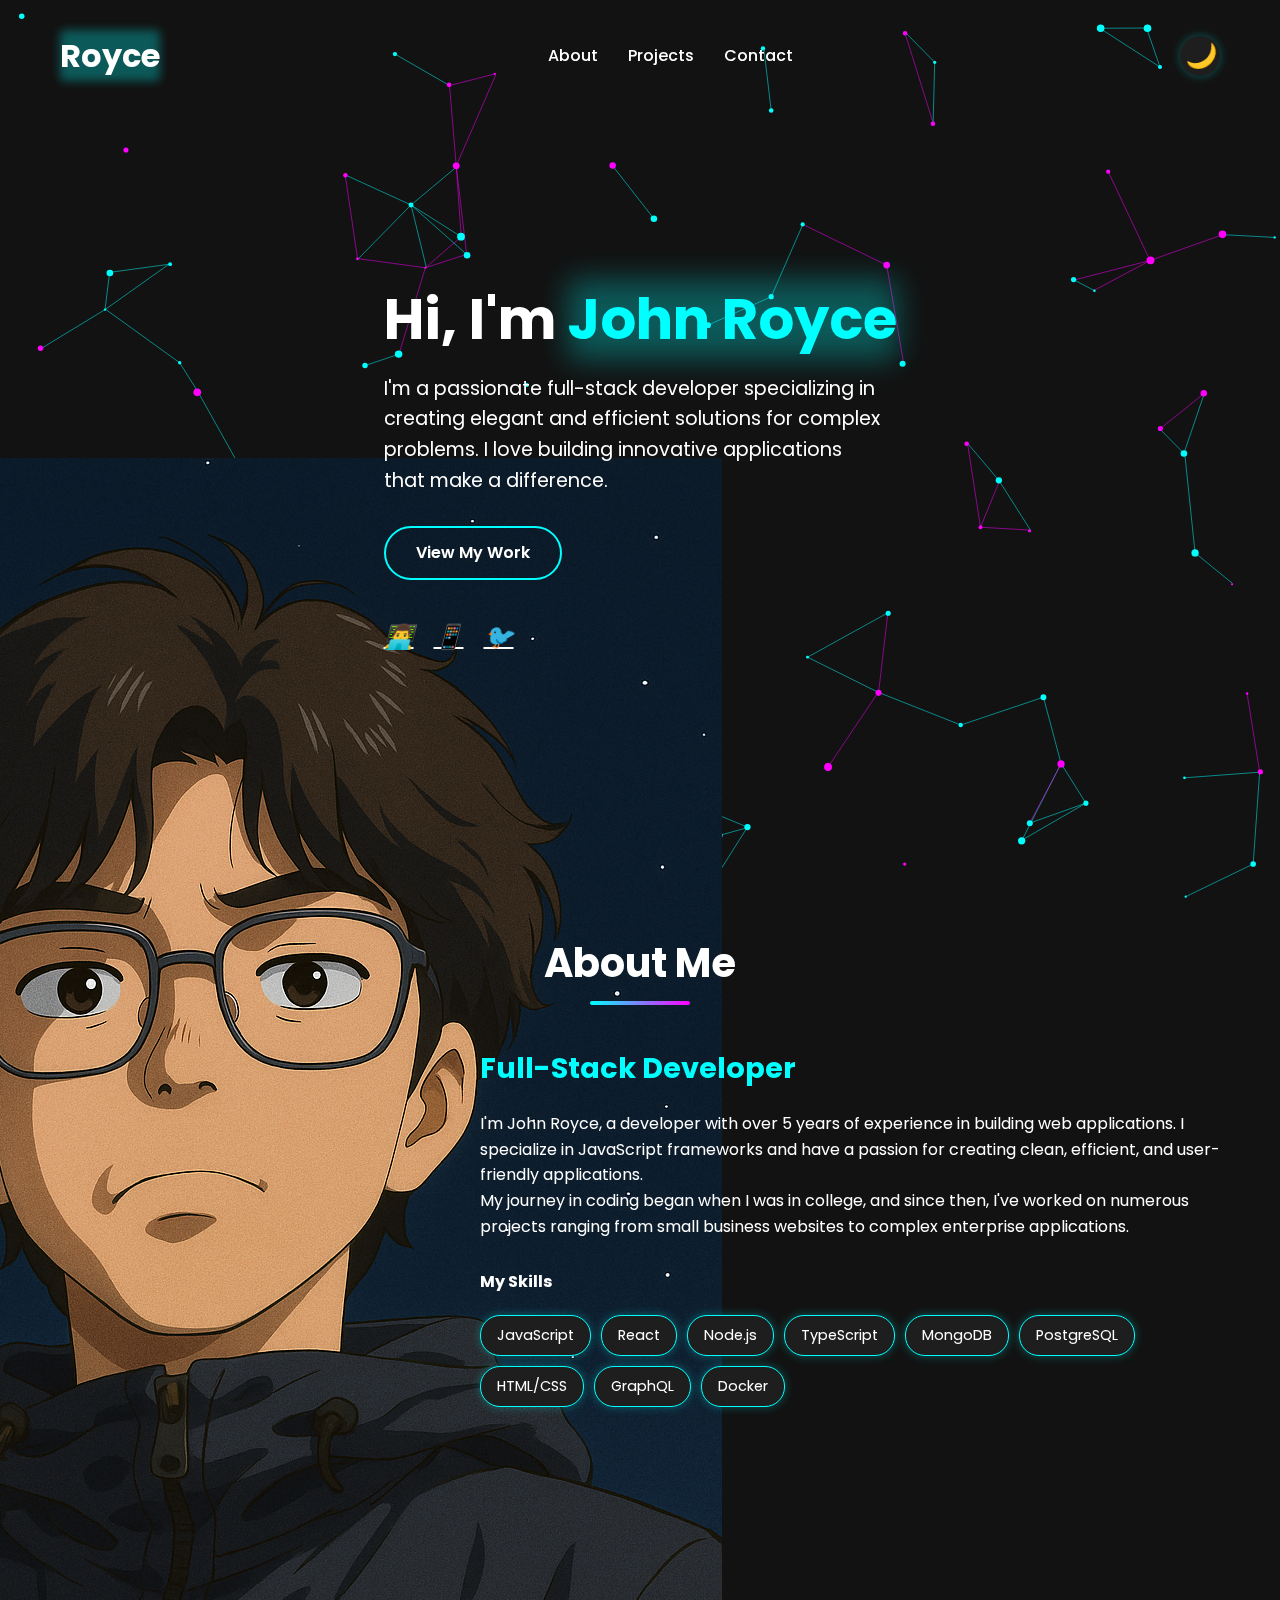
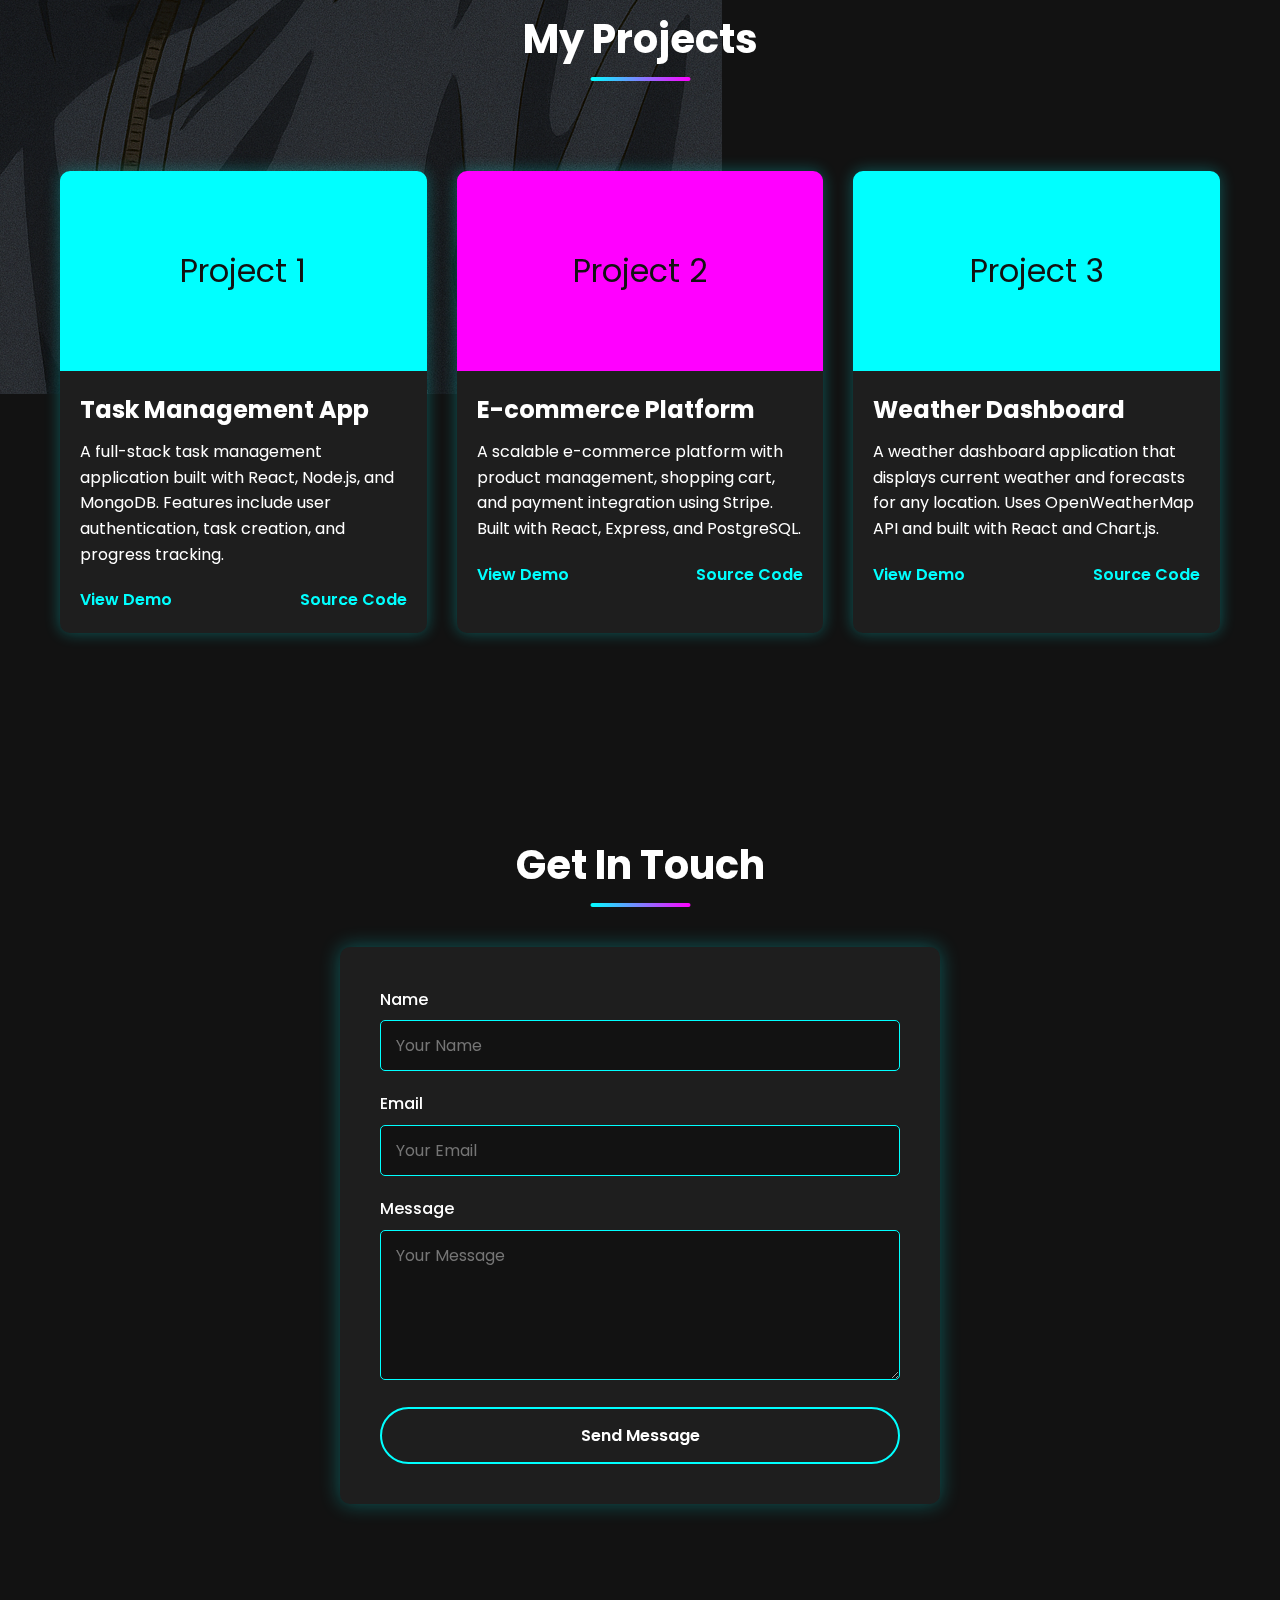
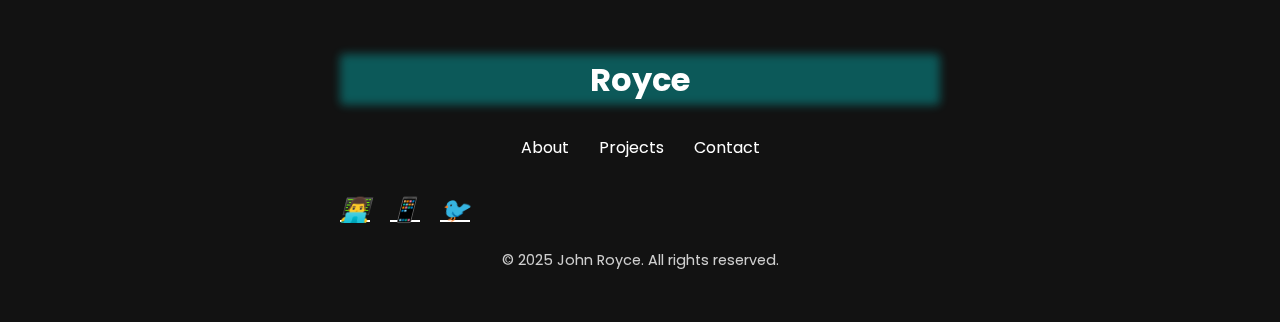
<file: index.html>
<!DOCTYPE html>
<html lang="en">
<head>
    <meta charset="UTF-8">
    <meta name="viewport" content="width=device-width, initial-scale=1.0">
    <title>John Royce | Developer</title>
    <link rel="stylesheet" href="styles.css">
    <link rel="preconnect" href="https://fonts.googleapis.com">
    <link rel="preconnect" href="https://fonts.gstatic.com" crossorigin>
    <link href="https://fonts.googleapis.com/css2?family=Poppins:wght@300;400;500;600;700&display=swap" rel="stylesheet">
</head>
<body>
    <div id="particles-js"></div>
    
    <header>
        <div class="container">
            <nav>
                <a href="#" class="logo">Royce</a>
                <div class="nav-links">
                    <a href="#about">About</a>
                    <a href="#projects">Projects</a>
                    <a href="#contact">Contact</a>
                </div>
                <button class="mode-toggle" aria-label="Toggle dark/light mode">
                    <i class="mode-icon">🌙</i>
                </button>
                <button class="hamburger" aria-label="Menu">☰</button>
            </nav>
        </div>
    </header>

    <div class="mobile-menu">
        <button class="close-menu" aria-label="Close menu">✕</button>
        <a href="#about">About</a>
        <a href="#projects">Projects</a>
        <a href="#contact">Contact</a>
    </div>

    <section class="hero">
        <div class="container">
            <div class="hero-content">
                <h1>Hi, I'm <span>John Royce</span></h1>
                <p>I'm a passionate full-stack developer specializing in creating elegant and efficient solutions for complex problems. I love building innovative applications that make a difference.</p>
                <a href="#projects" class="btn">View My Work</a>
                <div class="social-links">
                    <a href="#" aria-label="GitHub">
                        <i>👨‍💻</i>
                    </a>
                    <a href="#" aria-label="LinkedIn">
                        <i>📱</i>
                    </a>
                    <a href="#" aria-label="Twitter">
                        <i>🐦</i>
                    </a>
                </div>
            </div>
        </div>
    </section>

    <section id="about">
        <div class="container">
            <h2 class="section-title">About Me</h2>
            <div class="about-content">
                <div class="about-img">
                    <div class="profile-pic" style="background-color: var(--card-bg); display: flex; align-items: center; justify-content: center; font-size: 5rem;"><img src="ProfilePic.png" alt="Profile Picture" /></div>
                </div>
                <div class="about-text">
                    <h3>Full-Stack Developer</h3>
                    <p>I'm John Royce, a developer with over 5 years of experience in building web applications. I specialize in JavaScript frameworks and have a passion for creating clean, efficient, and user-friendly applications.</p>
                    <p>My journey in coding began when I was in college, and since then, I've worked on numerous projects ranging from small business websites to complex enterprise applications.</p>
                    <div class="skills">
                        <h4>My Skills</h4>
                        <div class="skill-tags">
                            <span class="skill-tag">JavaScript</span>
                            <span class="skill-tag">React</span>
                            <span class="skill-tag">Node.js</span>
                            <span class="skill-tag">TypeScript</span>
                            <span class="skill-tag">MongoDB</span>
                            <span class="skill-tag">PostgreSQL</span>
                            <span class="skill-tag">HTML/CSS</span>
                            <span class="skill-tag">GraphQL</span>
                            <span class="skill-tag">Docker</span>
                        </div>
                    </div>
                </div>
            </div>
        </div>
    </section>

    <section id="projects">
        <div class="container">
            <h2 class="section-title">My Projects</h2>
            <div class="projects-grid">
                <div class="project-card">
                    <div class="project-img" style="background-color: var(--neon-primary); display: flex; align-items: center; justify-content: center; color: var(--bg-color); font-size: 2rem;">Project 1</div>
                    <div class="project-content">
                        <h3>Task Management App</h3>
                        <p>A full-stack task management application built with React, Node.js, and MongoDB. Features include user authentication, task creation, and progress tracking.</p>
                        <div class="project-links">
                            <a href="#">View Demo</a>
                            <a href="#">Source Code</a>
                        </div>
                    </div>
                </div>
                
                <div class="project-card">
                    <div class="project-img" style="background-color: var(--neon-secondary); display: flex; align-items: center; justify-content: center; color: var(--bg-color); font-size: 2rem;">Project 2</div>
                    <div class="project-content">
                        <h3>E-commerce Platform</h3>
                        <p>A scalable e-commerce platform with product management, shopping cart, and payment integration using Stripe. Built with React, Express, and PostgreSQL.</p>
                        <div class="project-links">
                            <a href="#">View Demo</a>
                            <a href="#">Source Code</a>
                        </div>
                    </div>
                </div>
                
                <div class="project-card">
                    <div class="project-img" style="background-color: var(--neon-primary); display: flex; align-items: center; justify-content: center; color: var(--bg-color); font-size: 2rem;">Project 3</div>
                    <div class="project-content">
                        <h3>Weather Dashboard</h3>
                        <p>A weather dashboard application that displays current weather and forecasts for any location. Uses OpenWeatherMap API and built with React and Chart.js.</p>
                        <div class="project-links">
                            <a href="#">View Demo</a>
                            <a href="#">Source Code</a>
                        </div>
                    </div>
                </div>
            </div>
        </div>
    </section>

    <section id="contact">
        <div class="container">
            <h2 class="section-title">Get In Touch</h2>
            <div class="contact-form">
                <div class="form-group">
                    <label for="name">Name</label>
                    <input type="text" id="name" class="form-control" placeholder="Your Name">
                </div>
                <div class="form-group">
                    <label for="email">Email</label>
                    <input type="email" id="email" class="form-control" placeholder="Your Email">
                </div>
                <div class="form-group">
                    <label for="message">Message</label>
                    <textarea id="message" class="form-control" placeholder="Your Message"></textarea>
                </div>
                <button type="submit" class="btn submit-btn">Send Message</button>
            </div>
        </div>
    </section>

    <footer>
        <div class="container">
            <div class="footer-content">
                <div class="logo">Royce</div>
                <div class="footer-links">
                    <a href="#about">About</a>
                    <a href="#projects">Projects</a>
                    <a href="#contact">Contact</a>
                </div>
                <div class="social-links">
                    <a href="#" aria-label="GitHub">
                        <i>👨‍💻</i>
                    </a>
                    <a href="#" aria-label="LinkedIn">
                        <i>📱</i>
                    </a>
                    <a href="#" aria-label="Twitter">
                        <i>🐦</i>
                    </a>
                </div>
                <p class="copyright">&copy; 2025 John Royce. All rights reserved.</p>
            </div>
        </div>
    </footer>

    <script src="script.js"></script>
</body>
</html>
</file>
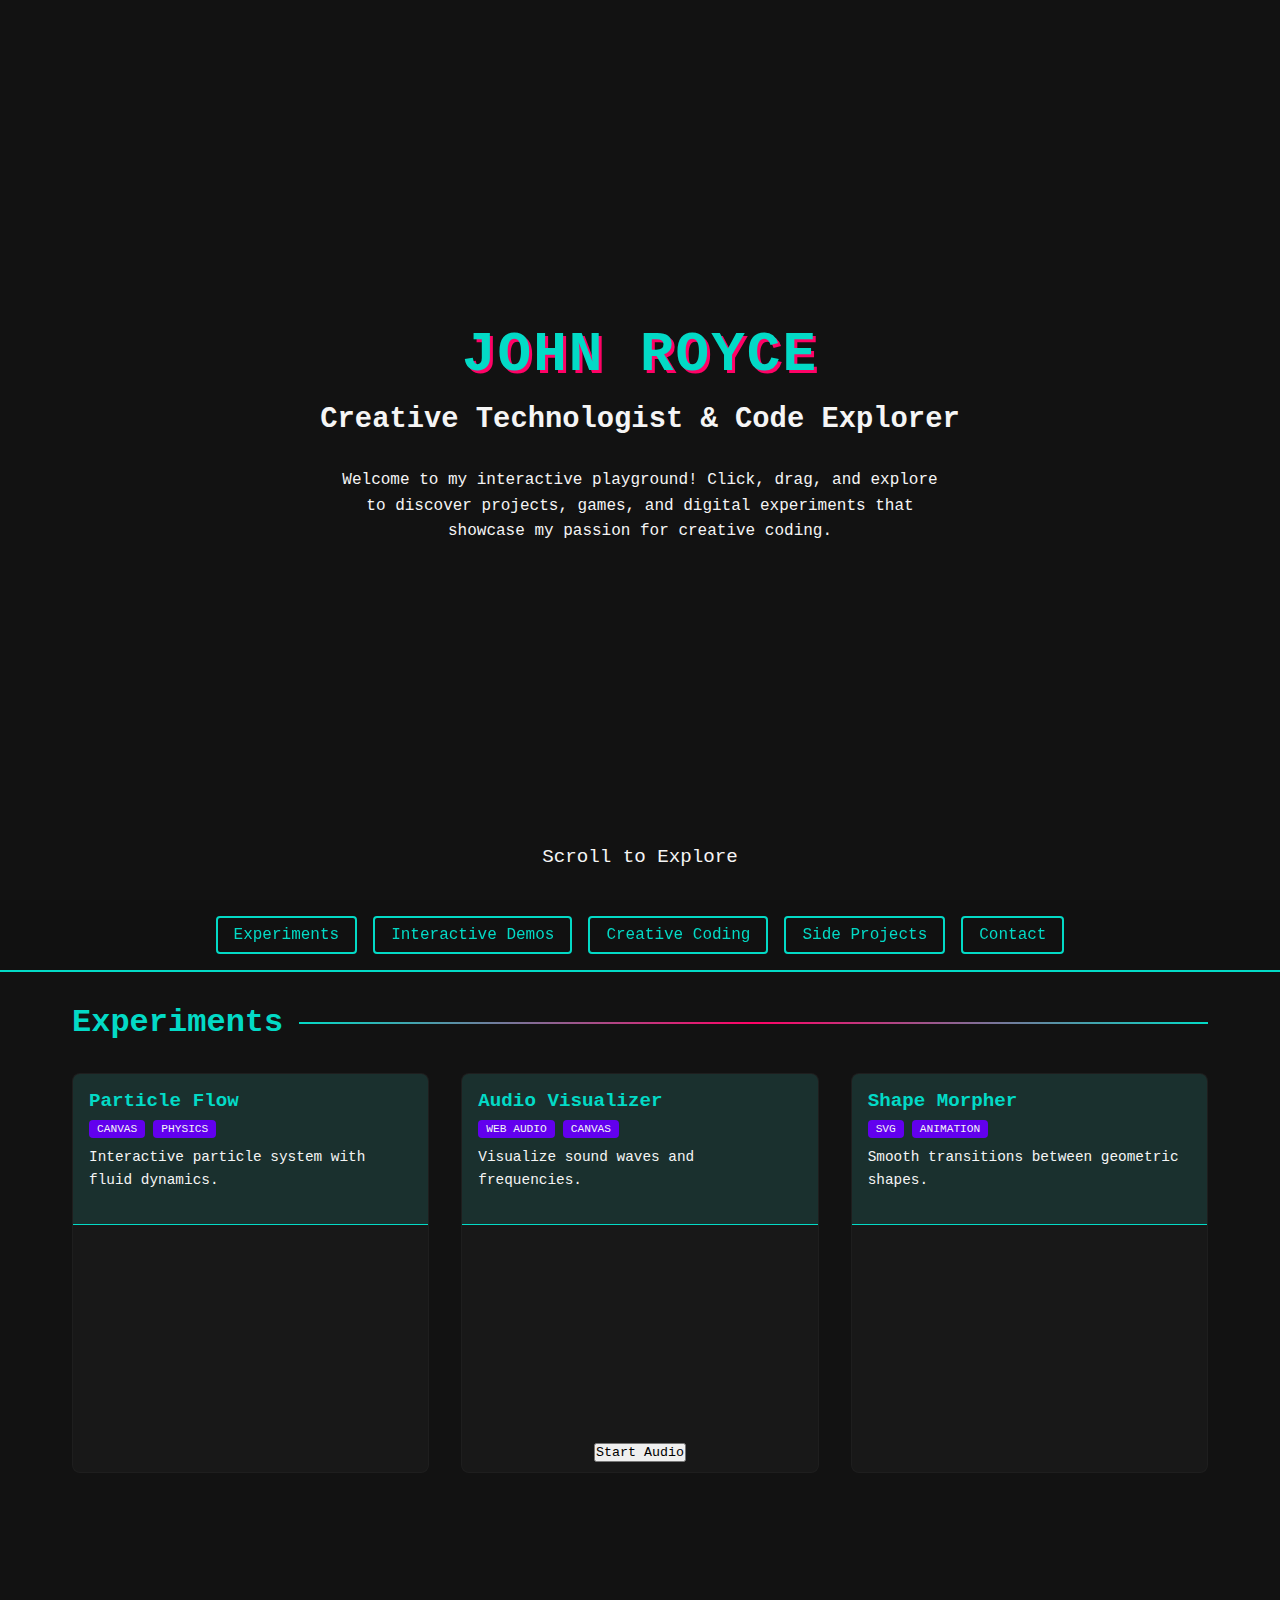
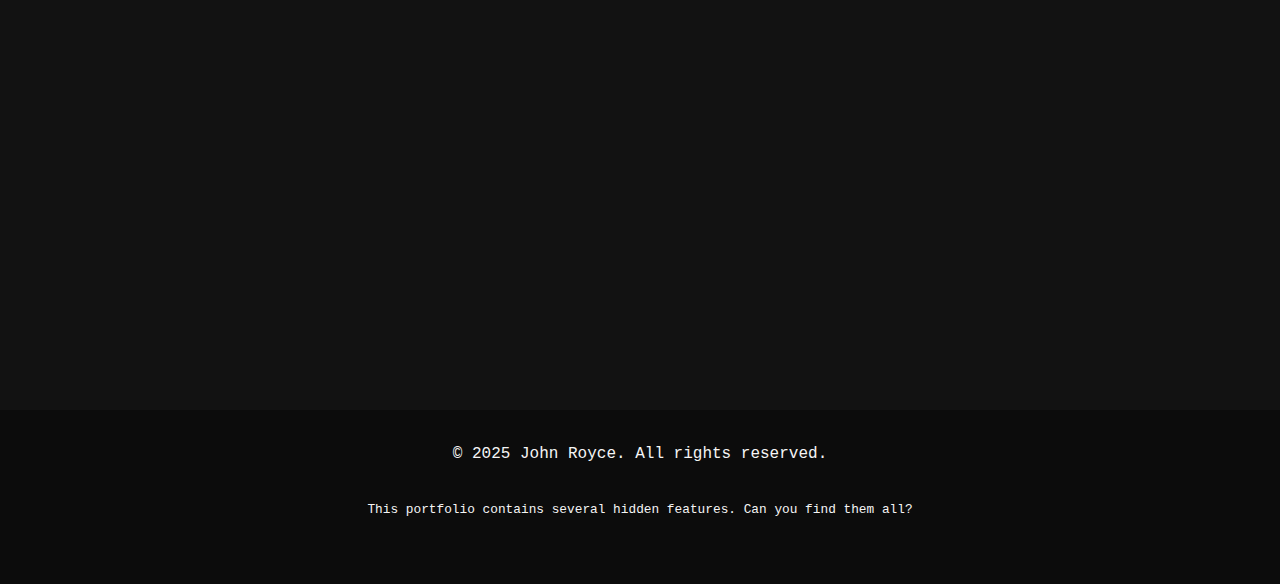
<file: index2.html>
<!DOCTYPE html>
<html lang="en">
<head>
    <meta charset="UTF-8">
    <meta name="viewport" content="width=device-width, initial-scale=1.0">
    <title>John Royce | Creative Technologist</title>
    <style>
        :root {
            --primary: #6200ee;
            --secondary: #03dac6;
            --accent: #ff0266;
            --light: #f5f5f5;
            --dark: #121212;
            --pixel-size: 4px;
        }

        * {
            margin: 0;
            padding: 0;
            box-sizing: border-box;
            font-family: 'Courier New', monospace;
        }

        body {
            background-color: var(--dark);
            color: var(--light);
            overflow-x: hidden;
            cursor: url("data:image/svg+xml;utf8,<svg xmlns='http://www.w3.org/2000/svg' width='24' height='24' viewBox='0 0 24 24'><circle cx='12' cy='12' r='8' fill='%2303dac6' opacity='0.8'/></svg>") 12 12, auto;
        }

        header {
            padding: 2rem;
            text-align: center;
            position: relative;
            overflow: hidden;
            height: 100vh;
            display: flex;
            flex-direction: column;
            justify-content: center;
            align-items: center;
        }

        #pixel-canvas {
            position: absolute;
            top: 0;
            left: 0;
            width: 100%;
            height: 100%;
            z-index: 0;
            pointer-events: none;
        }

        h1 {
            font-size: 3.5rem;
            margin-bottom: 1rem;
            position: relative;
            z-index: 1;
            color: var(--secondary);
            text-shadow: 3px 3px 0px var(--accent);
            letter-spacing: 2px;
        }

        h2 {
            font-size: 1.8rem;
            margin-bottom: 2rem;
            color: var(--light);
            position: relative;
            z-index: 1;
        }

        p {
            max-width: 600px;
            margin: 0 auto 2rem;
            line-height: 1.6;
            position: relative;
            z-index: 1;
        }

        .scroll-prompt {
            position: absolute;
            bottom: 2rem;
            left: 50%;
            transform: translateX(-50%);
            animation: bounce 2s infinite;
            z-index: 1;
            font-size: 1.2rem;
        }

        @keyframes bounce {
            0%, 20%, 50%, 80%, 100% {
                transform: translateY(0) translateX(-50%);
            }
            40% {
                transform: translateY(-20px) translateX(-50%);
            }
            60% {
                transform: translateY(-10px) translateX(-50%);
            }
        }

        nav {
            position: sticky;
            top: 0;
            background-color: rgba(18, 18, 18, 0.9);
            padding: 1rem;
            z-index: 100;
            display: flex;
            justify-content: center;
            gap: 1rem;
            backdrop-filter: blur(10px);
            border-bottom: 2px solid var(--secondary);
        }

        nav button {
            background: none;
            border: 2px solid var(--secondary);
            color: var(--secondary);
            padding: 0.5rem 1rem;
            font-size: 1rem;
            cursor: pointer;
            transition: all 0.3s ease;
            position: relative;
            overflow: hidden;
            border-radius: 4px;
        }

        nav button:hover {
            background-color: var(--secondary);
            color: var(--dark);
            transform: translateY(-2px);
        }

        nav button::after {
            content: "";
            position: absolute;
            top: 0;
            left: 0;
            width: 100%;
            height: 100%;
            background: rgba(255, 255, 255, 0.2);
            transform: translateX(-100%);
            transition: transform 0.3s ease;
        }

        nav button:hover::after {
            transform: translateX(0);
        }

        main {
            max-width: 1200px;
            margin: 0 auto;
            padding: 2rem;
        }

        section {
            margin-bottom: 4rem;
            opacity: 0;
            transform: translateY(20px);
            transition: opacity 0.5s ease, transform 0.5s ease;
        }

        section.visible {
            opacity: 1;
            transform: translateY(0);
        }

        .section-header {
            display: flex;
            align-items: center;
            margin-bottom: 2rem;
            gap: 1rem;
        }

        .section-header h3 {
            font-size: 2rem;
            color: var(--secondary);
            position: relative;
        }

        .section-header .line {
            flex: 1;
            height: 2px;
            background-color: var(--secondary);
            position: relative;
            overflow: hidden;
        }

        .section-header .line::after {
            content: "";
            position: absolute;
            top: 0;
            left: 0;
            width: 100%;
            height: 100%;
            background: linear-gradient(90deg, transparent, var(--accent), transparent);
            animation: shimmer 2s infinite;
        }

        @keyframes shimmer {
            0% { transform: translateX(-100%); }
            100% { transform: translateX(100%); }
        }

        .projects-grid {
            display: grid;
            grid-template-columns: repeat(auto-fill, minmax(300px, 1fr));
            gap: 2rem;
        }

        .project-card {
            background-color: rgba(255, 255, 255, 0.05);
            border-radius: 8px;
            overflow: hidden;
            transition: all 0.3s ease;
            position: relative;
            border: 1px solid transparent;
            height: 400px;
            display: flex;
            flex-direction: column;
        }

        .project-card:hover {
            transform: translateY(-10px);
            box-shadow: 0 10px 20px rgba(3, 218, 198, 0.2);
            border-color: var(--secondary);
        }

        .project-header {
            padding: 1rem;
            background-color: rgba(3, 218, 198, 0.1);
            border-bottom: 1px solid var(--secondary);
        }

        .project-title {
            color: var(--secondary);
            margin-bottom: 0.5rem;
            font-size: 1.2rem;
        }

        .project-description {
            font-size: 0.9rem;
            color: var(--light);
            margin-bottom: 1rem;
        }

        .project-tags {
            display: flex;
            flex-wrap: wrap;
            gap: 0.5rem;
            margin-bottom: 0.5rem;
        }

        .project-tag {
            background-color: var(--primary);
            color: var(--light);
            padding: 0.2rem 0.5rem;
            border-radius: 4px;
            font-size: 0.7rem;
            text-transform: uppercase;
        }

        .project-content {
            flex: 1;
            padding: 1rem;
            overflow: hidden;
            position: relative;
            display: flex;
            justify-content: center;
            align-items: center;
            background-color: rgba(0, 0, 0, 0.2);
        }

        canvas {
            max-width: 100%;
            max-height: 100%;
            touch-action: none;
        }

        .game-container {
            width: 100%;
            height: 100%;
            position: relative;
        }

        .contact {
            text-align: center;
            padding: 3rem 0;
            position: relative;
        }

        .contact h3 {
            color: var(--secondary);
            margin-bottom: 1rem;
            font-size: 2rem;
        }

        .contact p {
            margin-bottom: 2rem;
        }

        .social-links {
            display: flex;
            justify-content: center;
            gap: 1rem;
            margin-bottom: 2rem;
        }

        .social-link {
            width: 50px;
            height: 50px;
            border-radius: 50%;
            background-color: var(--secondary);
            color: var(--dark);
            display: flex;
            justify-content: center;
            align-items: center;
            font-size: 1.5rem;
            transition: all 0.3s ease;
            text-decoration: none;
        }

        .social-link:hover {
            transform: translateY(-5px) rotate(10deg);
            background-color: var(--accent);
            box-shadow: 0 5px 15px rgba(255, 2, 102, 0.4);
        }

        footer {
            text-align: center;
            padding: 2rem;
            background-color: rgba(0, 0, 0, 0.3);
            margin-top: 2rem;
            position: relative;
            overflow: hidden;
        }

        .pixel-character {
            position: fixed;
            width: 40px;
            height: 40px;
            background-image: url("data:image/svg+xml,%3Csvg xmlns='http://www.w3.org/2000/svg' width='40' height='40' viewBox='0 0 10 10'%3E%3Crect x='3' y='0' width='4' height='2' fill='%23ff0266'/%3E%3Crect x='2' y='2' width='6' height='2' fill='%23ff0266'/%3E%3Crect x='1' y='4' width='8' height='2' fill='%23ff0266'/%3E%3Crect x='2' y='6' width='2' height='2' fill='%23ff0266'/%3E%3Crect x='6' y='6' width='2' height='2' fill='%23ff0266'/%3E%3C/svg%3E");
            background-size: contain;
            transition: top 0.5s ease, left 0.5s ease;
            z-index: 1000;
            display: none;
            pointer-events: none;
        }

        .easter-egg {
            position: absolute;
            width: 20px;
            height: 20px;
            background-color: transparent;
            cursor: pointer;
            z-index: 10;
        }

        #modal-background {
            position: fixed;
            top: 0;
            left: 0;
            width: 100%;
            height: 100%;
            background-color: rgba(0, 0, 0, 0.8);
            display: none;
            justify-content: center;
            align-items: center;
            z-index: 1000;
        }

        #modal-content {
            background-color: var(--dark);
            border: 2px solid var(--secondary);
            border-radius: 8px;
            padding: 2rem;
            max-width: 80%;
            max-height: 80%;
            overflow: auto;
            position: relative;
        }

        #modal-close {
            position: absolute;
            top: 10px;
            right: 10px;
            background: none;
            border: none;
            color: var(--light);
            font-size: 1.5rem;
            cursor: pointer;
        }

        /* Responsive styles */
        @media (max-width: 768px) {
            h1 {
                font-size: 2.5rem;
            }
            
            h2 {
                font-size: 1.2rem;
            }
            
            nav {
                flex-wrap: wrap;
            }
            
            .projects-grid {
                grid-template-columns: 1fr;
            }
            
            .project-card {
                height: 350px;
            }
        }

        /* Easter egg - pixel rain when clicking certain areas */
        .pixel {
            position: absolute;
            width: var(--pixel-size);
            height: var(--pixel-size);
            background-color: var(--secondary);
            pointer-events: none;
            z-index: 1000;
        }

        /* Konami code secret theme */
        body.konami-activated {
            --primary: #ff6600;
            --secondary: #ffcc00;
            --accent: #ff00cc;
            background-color: #330033;
        }

        /* Secret 8-bit theme */
        body.eight-bit {
            image-rendering: pixelated;
        }

        body.eight-bit * {
            border-radius: 0 !important;
        }

        body.eight-bit h1, 
        body.eight-bit h2, 
        body.eight-bit h3 {
            text-shadow: 3px 3px 0 #000;
        }
    </style>
</head>
<body>
    <div class="pixel-character" id="pixel-character"></div>
    
    <header>
        <canvas id="pixel-canvas"></canvas>
        <h1>JOHN ROYCE</h1>
        <h2>Creative Technologist & Code Explorer</h2>
        <p>Welcome to my interactive playground! Click, drag, and explore to discover projects, games, and digital experiments that showcase my passion for creative coding.</p>
        <div class="scroll-prompt">Scroll to Explore</div>
        <div class="easter-egg" style="top: 20px; right: 30px;" data-trigger="pixel-rain"></div>
    </header>
    
    <nav>
        <button data-section="experiments">Experiments</button>
        <button data-section="interactive-demos">Interactive Demos</button>
        <button data-section="creative-coding">Creative Coding</button>
        <button data-section="side-projects">Side Projects</button>
        <button data-section="contact">Contact</button>
    </nav>
    
    <main>
        <section id="experiments" class="visible">
            <div class="section-header">
                <h3>Experiments</h3>
                <div class="line"></div>
            </div>
            <div class="projects-grid">
                <div class="project-card">
                    <div class="project-header">
                        <h4 class="project-title">Particle Flow</h4>
                        <div class="project-tags">
                            <span class="project-tag">Canvas</span>
                            <span class="project-tag">Physics</span>
                        </div>
                        <p class="project-description">Interactive particle system with fluid dynamics.</p>
                    </div>
                    <div class="project-content">
                        <canvas id="particle-canvas" width="300" height="250"></canvas>
                    </div>
                </div>
                
                <div class="project-card">
                    <div class="project-header">
                        <h4 class="project-title">Audio Visualizer</h4>
                        <div class="project-tags">
                            <span class="project-tag">Web Audio</span>
                            <span class="project-tag">Canvas</span>
                        </div>
                        <p class="project-description">Visualize sound waves and frequencies.</p>
                    </div>
                    <div class="project-content">
                        <div id="audio-visualizer">
                            <canvas id="audio-canvas" width="300" height="250"></canvas>
                            <button id="start-audio" style="position:absolute; bottom: 10px; left: 50%; transform: translateX(-50%);">Start Audio</button>
                        </div>
                    </div>
                </div>
                
                <div class="project-card">
                    <div class="project-header">
                        <h4 class="project-title">Shape Morpher</h4>
                        <div class="project-tags">
                            <span class="project-tag">SVG</span>
                            <span class="project-tag">Animation</span>
                        </div>
                        <p class="project-description">Smooth transitions between geometric shapes.</p>
                    </div>
                    <div class="project-content">
                        <svg id="shape-morpher" width="100%" height="100%" viewBox="0 0 200 200"></svg>
                    </div>
                </div>
            </div>
        </section>
        
        <section id="interactive-demos">
            <div class="section-header">
                <h3>Interactive Demos</h3>
                <div class="line"></div>
            </div>
            <div class="projects-grid">
                <div class="project-card">
                    <div class="project-header">
                        <h4 class="project-title">Color Palette Generator</h4>
                        <div class="project-tags">
                            <span class="project-tag">Design</span>
                            <span class="project-tag">UI</span>
                        </div>
                        <p class="project-description">Generate harmonious color schemes from a base color.</p>
                    </div>
                    <div class="project-content">
                        <div id="color-palette">
                            <div id="palette-container" style="display: flex; flex-direction: column; width: 100%; height: 100%;">
                                <input type="color" id="base-color" value="#03dac6" style="margin-bottom: 10px;">
                                <div id="palette-swatches" style="flex: 1; display: grid; grid-template-columns: repeat(2, 1fr); grid-template-rows: repeat(3, 1fr); gap: 5px;"></div>
                            </div>
                        </div>
                    </div>
                </div>
                
                <div class="project-card">
                    <div class="project-header">
                        <h4 class="project-title">Physics Playground</h4>
                        <div class="project-tags">
                            <span class="project-tag">Physics</span>
                            <span class="project-tag">Interaction</span>
                        </div>
                        <p class="project-description">Play with gravity, friction, and collisions.</p>
                    </div>
                    <div class="project-content">
                        <canvas id="physics-canvas" width="300" height="250"></canvas>
                    </div>
                </div>
                
                <div class="project-card">
                    <div class="project-header">
                        <h4 class="project-title">Typographic Animator</h4>
                        <div class="project-tags">
                            <span class="project-tag">Typography</span>
                            <span class="project-tag">Animation</span>
                        </div>
                        <p class="project-description">Animate text with various effects and styles.</p>
                    </div>
                    <div class="project-content">
                        <div id="text-animator" style="width: 100%; height: 100%; display: flex; justify-content: center; align-items: center; text-align: center; padding: 10px;">
                            <h3 id="animated-text" style="font-size: 2rem; color: var(--secondary);">Type Something Amazing</h3>
                        </div>
                    </div>
                </div>
            </div>
        </section>
        
        <section id="creative-coding">
            <div class="section-header">
                <h3>Creative Coding</h3>
                <div class="line"></div>
            </div>
            <div class="projects-grid">
                <div class="project-card">
                    <div class="project-header">
                        <h4 class="project-title">Generative Art System</h4>
                        <div class="project-tags">
                            <span class="project-tag">Generative Art</span>
                            <span class="project-tag">Algorithms</span>
                        </div>
                        <p class="project-description">Creating unique artwork through code and randomness.</p>
                    </div>
                    <div class="project-content">
                        <canvas id="generative-art" width="300" height="250"></canvas>
                    </div>
                </div>
                
                <div class="project-card">
                    <div class="project-header">
                        <h4 class="project-title">Fractal Explorer</h4>
                        <div class="project-tags">
                            <span class="project-tag">Fractals</span>
                            <span class="project-tag">Math</span>
                        </div>
                        <p class="project-description">Interactive visualization of mathematical patterns.</p>
                    </div>
                    <div class="project-content">
                        <canvas id="fractal-canvas" width="300" height="250"></canvas>
                    </div>
                </div>
                
                <div class="project-card">
                    <div class="project-header">
                        <h4 class="project-title">Sound Machine</h4>
                        <div class="project-tags">
                            <span class="project-tag">Web Audio</span>
                            <span class="project-tag">Interactive</span>
                        </div>
                        <p class="project-description">Create music and sounds through an interactive interface.</p>
                    </div>
                    <div class="project-content">
                        <div id="sound-machine" style="width: 100%; height: 100%; display: flex; flex-direction: column; padding: 10px;">
                            <div style="display: grid; grid-template-columns: repeat(4, 1fr); grid-template-rows: repeat(3, 1fr); gap: 5px; flex: 1;">
                                <button class="sound-pad" data-note="C4" style="background: #ff0266; border: none; border-radius: 4px;"></button>
                                <button class="sound-pad" data-note="D4" style="background: #ff6b00; border: none; border-radius: 4px;"></button>
                                <button class="sound-pad" data-note="E4" style="background: #ffcc00; border: none; border-radius: 4px;"></button>
                                <button class="sound-pad" data-note="F4" style="background: #33cc33; border: none; border-radius: 4px;"></button>
                                <button class="sound-pad" data-note="G4" style="background: #03dac6; border: none; border-radius: 4px;"></button>
                                <button class="sound-pad" data-note="A4" style="background: #0099ff; border: none; border-radius: 4px;"></button>
                                <button class="sound-pad" data-note="B4" style="background: #6200ee; border: none; border-radius: 4px;"></button>
                                <button class="sound-pad" data-note="C5" style="background: #9900cc; border: none; border-radius: 4px;"></button>
                                <button class="sound-pad" data-note="D5" style="background: #ff0099; border: none; border-radius: 4px;"></button>
                                <button class="sound-pad" data-note="E5" style="background: #ff3333; border: none; border-radius: 4px;"></button>
                                <button class="sound-pad" data-note="F5" style="background: #ff9900; border: none; border-radius: 4px;"></button>
                                <button class="sound-pad" data-note="G5" style="background: #cccc00; border: none; border-radius: 4px;"></button>
                            </div>
                            <button id="start-synth" style="margin-top: 10px; background-color: var(--secondary); border: none; padding: 5px; border-radius: 4px; color: var(--dark);">Start Synth</button>
                        </div>
                    </div>
                </div>
            </div>
        </section>
        
        <section id="side-projects">
            <div class="section-header">
                <h3>Side Projects</h3>
                <div class="line"></div>
            </div>
            <div class="projects-grid">
                <div class="project-card">
                    <div class="project-header">
                        <h4 class="project-title">Mini Arcade Game</h4>
                        <div class="project-tags">
                            <span class="project-tag">Game</span>
                            <span class="project-tag">Canvas</span>
                        </div>
                        <p class="project-description">A simple but addictive arcade-style game.</p>
                    </div>
                    <div class="project-content">
                        <div class="game-container">
                            <canvas id="game-canvas" width="300" height="250"></canvas>
                            <div id="game-ui" style="position: absolute; top: 10px; left: 10px; color: white; font-size: 14px;">Score: 0</div>
                            <button id="start-game" style="position: absolute; top: 50%; left: 50%; transform: translate(-50%, -50%); background-color: var(--secondary); border: none; padding: 8px 16px; border-radius: 4px; color: var(--dark);">Start Game</button>
                        </div>
                    </div>
                </div>
                
                <div class="project-card">
                    <div class="project-header">
                        <h4 class="project-title">Weather Visualizer</h4>
                        <div class="project-tags">
                            <span class="project-tag">Data Viz</span>
                            <span class="project-tag">SVG</span>
                        </div>
                        <p class="project-description">Artistic visualization of weather patterns.</p>
                    </div>
                    <div class="project-content">
                        <div id="weather-viz" style="width: 100%; height: 100%; position: relative;">
                            <svg id="weather-svg" width="100%" height="100%" viewBox="0 0 200 200"></svg>
                            <div style="position: absolute; bottom: 10px; left: 0; right: 0; display: flex; justify-content: space-around;">
                                <button class="weather-btn" data-weather="sunny" style="background: #ffcc00; border: none; border-radius: 50%; width: 30px; height: 30px; cursor: pointer;"></button>
                                <button class="weather-btn" data-weather="rainy" style="background: #0099ff; border: none; border-radius: 50%; width: 30px; height: 30px; cursor: pointer;"></button>
                                <button class="weather-btn" data-weather="stormy" style="background: #6200ee; border: none; border-radius: 50%; width: 30px; height: 30px; cursor: pointer;"></button>
                                <button class="weather-btn" data-weather="snowy" style="background: #f5f5f5; border: none; border-radius: 50%; width: 30px; height: 30px; cursor: pointer;"></button>
                            </div>
                        </div>
                    </div>
                </div>
                
                <div class="project-card">
                    <div class="project-header">
                        <h4 class="project-title">Maze Generator</h4>
                        <div class="project-tags">
                            <span class="project-tag">Algorithms</span>
                            <span class="project-tag">Puzzle</span>
                        </div>
                        <p class="project-description">Generate and solve procedural mazes.</p>
                    </div>
                    <div class="project-content">
                        <canvas id="maze-canvas" width="300" height="250"></canvas>
                        <button id="generate-maze" style="position: absolute; bottom: 10px; left: 50%; transform: translateX(-50%); background-color: var(--secondary); border: none; padding: 5px; border-radius: 4px; color: var(--dark);">New Maze</button>
                    </div>
                </div>
            </div>
        </section>
        
        <section id="contact" class="contact">
            <div class="section-header">
                <h3>Contact</h3>
                <div class="line"></div>
            </div>
            <p>Feel free to reach out if you'd like to collaborate on a project or just chat about creative technology!</p>
            <div class="social-links">
                <a href="#" class="social-link">GH</a>
                <a href="#" class="social-link">TW</a>
                <a href="#" class="social-link">LI</a>
                <a href="#" class="social-link">IG</a>
            </div>
            <div class="easter-egg" style="bottom: 20px; right: 30px;" data-trigger="konami"></div>
        </section>
    </main>
    
    <footer>
        <p>© 2025 John Royce. All rights reserved.</p>
        <p style="font-size: 0.8rem; margin-top: 0.5rem;">This portfolio contains several hidden features. Can you find them all?</p>
        <div class="easter-egg" style="bottom: 20px; left: 30px;" data-trigger="8bit"></div>
    </footer>
    
    <div id="modal-background">
        <div id="modal-content">
            <button id="modal-close">×</button>
            <div id="modal-body"></div>
        </div>
    </div>

    <script>
        // Global variables
        let audioContext;
        let analyzer;
        let gameInterval;
        let particles = [];
        let physicsObjects = [];
        let gameObjects = {
            player: { x: 150, y: 200, width: 30, height: 10, speed: 5 },
            ball: { x: 150, y: 150, radius: 5, dx: 2, dy: -3 },
            blocks: [],
            score: 0,
            gameStarted: false
        };
        
        // Initialize the page
        document.addEventListener('DOMContentLoaded', function() {
            initNavigation();
            initPixelCanvas();
            initProjects();
            initScrollAnimation();
            initEasterEggs();
            initPixelCharacter();
            initModal();
        });

        // Navigation and scrolling
        function initNavigation() {
            const navButtons = document.querySelectorAll('nav button');
            navButtons.forEach(button => {
                button.addEventListener('click', function() {
                    const sectionId = this.getAttribute('data-section');
                    const section = document.getElementById(sectionId);
                    section.scrollIntoView({ behavior: 'smooth' });
                });
            });
        }

        function initScrollAnimation() {
            const sections = document.querySelectorAll('section');
            const observer = new IntersectionObserver((entries) => {
                entries.forEach(entry => {
                    if (entry.isIntersecting) {
                        entry.target.classList.add('visible');
                    }
                });
            }, { threshold: 0.1 });
            
            sections.forEach(section => {
                if (section.id !== 'experiments') { // Experiments is visible by default
                    observer.observe(section);
                }
            });
        }

        // Header pixel canvas
        function initPixelCanvas() {
            const canvas = document.getElementById('pixel-canvas');
            const ctx = canvas.getContext('2d');
            canvas.width = window.innerWidth;
            canvas.height = window.innerHeight;
            
            // Create a grid of pixels
            const pixelSize = 20;
            const columns = Math.ceil(canvas.width / pixelSize);
            const rows = Math.ceil(canvas.height / pixelSize);
            
            // Animation loop
            function animate() {
                ctx.clearRect(0, 0, canvas.width, canvas.height);
                
                for (let i = 0; i < columns; i++) {
                    for (let j = 0; j < rows; j++) {
                        // Only draw some pixels
                        if (Math.random() < 0.03) {
                            const x = i * pixelSize;
                            const y = j * pixelSize;
                            
                            // Randomly choose color
                            if (Math.random() < 0.5) {
                                ctx.fillStyle = 'rgba(3, 218, 198, ' + (Math.random() * 0.5 + 0.1) + ')';
                            } else {
                                ctx.fillStyle = 'rgba(255, 2, 102, ' + (Math.random() * 0.5 + 0.1) + ')';
                            }
                            
                            ctx.fillRect(x, y, pixelSize, pixelSize);
                        }
                    }
                }
                
                requestAnimationFrame(animate);
            }
            
            animate();
        }

        // Initialize all interactive projects
        function initProjects() {
            // Particles
            initParticles();
            
            // Audio Visualizer
            document.getElementById('start-audio').addEventListener('click', initAudioVisualizer);
            
            // Shape Morpher
            initShapeMorpher();
            
            // Color Palette
            initColorPalette();
            
            // Physics
            initPhysics();
            
            // Typographic Animator
            initTextAnimator();
            
            // Generative Art
            initGenerativeArt();
            
            // Fractal Explorer
            initFractalExplorer();
            
            // Sound Machine
            document.getElementById('start-synth').addEventListener('click', initSoundMachine);
            
            // Game
            document.getElementById('start-game').addEventListener('click', startGame);
            
            // Weather Visualizer
            initWeatherViz();
            
            // Maze Generator
            document.getElementById('generate-maze').addEventListener('click', generateMaze);
            initMaze();
        }

        // Particles Project
        function initParticles() {
            const canvas = document.getElementById('particle-canvas');
            const ctx = canvas.getContext('2d');
            
            // Resize canvas to fill container
            function resizeCanvas() {
                const container = canvas.parentElement;
                canvas.width = container.offsetWidth;
                canvas.height = container.offsetHeight;
            }
            
            resizeCanvas();
            window.addEventListener('resize', resizeCanvas);
            
            // Create particles
            particles = [];
            const particleCount = 50;
            
            for (let i = 0; i < particleCount; i++) {
                particles.push({
                    x: Math.random() * canvas.width,
                    y: Math.random() * canvas.height,
                    radius: Math.random() * 3 + 1,
                    color: `hsl(${Math.random() * 60 + 170}, 100%, 50%)`,
                    vx: Math.random() * 2 - 1,
                    vy: Math.random() * 2 - 1
                });
            }
            
            // Mouse interaction
            let mouse = {
                x: null,
                y: null,
                radius: 100
            };
            
            canvas.addEventListener('mousemove', function(e) {
                const rect = canvas.getBoundingClientRect();
                mouse.x = e.clientX - rect.left;
                mouse.y = e.clientY - rect.top;
            });
            
            canvas.addEventListener('mouseleave', function() {
                mouse.x = null;
                mouse.y = null;
            });
            
            // Touch interaction
            canvas.addEventListener('touchmove', function(e) {
                e.preventDefault();
                const rect = canvas.getBoundingClientRect();
                mouse.x = e.touches[0].clientX - rect.left;
                mouse.y = e.touches[0].clientY - rect.top;
            });
            
            canvas.addEventListener('touchend', function() {
                mouse.x = null;
                mouse.y = null;
            });
            
            // Animation loop
            function animate() {
                ctx.clearRect(0, 0, canvas.width, canvas.height);
                
                // Update and draw particles
                particles.forEach(particle => {
                    // Apply mouse repulsion
                    if (mouse.x !== null && mouse.y !== null) {
                        const dx = particle.x - mouse.x;
                        const dy = particle.y - mouse.y;
                        const distance = Math.sqrt(dx * dx + dy * dy);
                        
                        if (distance < mouse.radius) {
                            const force = (mouse.radius - distance) / mouse.radius;
                            const angle = Math.atan2(dy, dx);
                            particle.vx += force * Math.cos(angle) * 0.5;
                            particle.vy += force * Math.sin(angle) * 0.5;
                        }
                    }
                    
                    // Update position
                    particle.x += particle.vx;
                    particle.y += particle.vy;
                    
                    // Boundary checks
                    if (particle.x < 0) {
                        particle.x = 0;
                        particle.vx *= -0.5;
                    } else if (particle.x > canvas.width) {
                        particle.x = canvas.width;
                        particle.vx *= -0.5;
                    }
                    
                    if (particle.y < 0) {
                        particle.y = 0;
                        particle.vy *= -0.5;
                    } else if (particle.y > canvas.height) {
                        particle.y = canvas.height;
                        particle.vy *= -0.5;
                    }
                    
                    // Apply friction
                    particle.vx *= 0.98;
                    particle.vy *= 0.98;
                    
                    // Draw the particle
                    ctx.beginPath();
                    ctx.arc(particle.x, particle.y, particle.radius, 0, Math.PI * 2);
                    ctx.fillStyle = particle.color;
                    ctx.fill();
                });
                
                // Connect particles that are close to each other
                for (let i = 0; i < particles.length; i++) {
                    for (let j = i + 1; j < particles.length; j++) {
                        const dx = particles[i].x - particles[j].x;
                        const dy = particles[i].y - particles[j].y;
                        const distance = Math.sqrt(dx * dx + dy * dy);
                        
                        if (distance < 50) {
                            ctx.beginPath();
                            ctx.strokeStyle = `rgba(3, 218, 198, ${(50 - distance) / 50})`;
                            ctx.lineWidth = 1;
                            ctx.moveTo(particles[i].x, particles[i].y);
                            ctx.lineTo(particles[j].x, particles[j].y);
                            ctx.stroke();
                        }
                    }
                }
                
                requestAnimationFrame(animate);
            }
            
            animate();
        }

        // Audio Visualizer
        function initAudioVisualizer() {
            const audioButton = document.getElementById('start-audio');
            audioButton.style.display = 'none';
            
            const canvas = document.getElementById('audio-canvas');
            const ctx = canvas.getContext('2d');
            
            // Resize canvas
            function resizeCanvas() {
                const container = canvas.parentElement;
                canvas.width = container.offsetWidth;
                canvas.height = container.offsetHeight;
            }
            
            resizeCanvas();
            window.addEventListener('resize', resizeCanvas);
            
            // Initialize Web Audio API
            if (!audioContext) {
                audioContext = new (window.AudioContext || window.webkitAudioContext)();
                
                // Create oscillator (for demo purposes)
                const oscillator = audioContext.createOscillator();
                oscillator.type = 'sine';
                oscillator.frequency.setValueAtTime(440, audioContext.currentTime);
                
                // Create gain node
                const gainNode = audioContext.createGain();
                gainNode.gain.value = 0.1;
                
                // Create analyzer
                analyzer = audioContext.createAnalyser();
                analyzer.fftSize = 256;
                const bufferLength = analyzer.frequencyBinCount;
                const dataArray = new Uint8Array(bufferLength);
                
                // Connect nodes
                oscillator.connect(gainNode);
                gainNode.connect(analyzer);
                analyzer.connect(audioContext.destination);
                
                // Start oscillator
                oscillator.start();
                
                // Handle visualization
                function visualize() {
                    requestAnimationFrame(visualize);
                    
                    analyzer.getByteFrequencyData(dataArray);
                    
                    ctx.clearRect(0, 0, canvas.width, canvas.height);
                    
                    // Background gradient
                    const gradient = ctx.createLinearGradient(0, 0, 0, canvas.height);
                    gradient.addColorStop(0, 'rgba(3, 218, 198, 0.2)');
                    gradient.addColorStop(1, 'rgba(255, 2, 102, 0.2)');
                    ctx.fillStyle = gradient;
                    ctx.fillRect(0, 0, canvas.width, canvas.height);
                    
                    // Draw frequency bars
                    const barWidth = (canvas.width / bufferLength) * 2.5;
                    let x = 0;
                    
                    for (let i = 0; i < bufferLength; i++) {
                        const barHeight = (dataArray[i] / 255) * canvas.height;
                        
                        // Color based on frequency
                        const hue = i / bufferLength * 180 + 170;
                        ctx.fillStyle = `hsl(${hue}, 100%, 50%)`;
                        
                        ctx.fillRect(x, canvas.height - barHeight, barWidth, barHeight);
                        
                        x += barWidth + 1;
                    }
                    
                    // Draw wave form
                    analyzer.getByteTimeDomainData(dataArray);
                    ctx.lineWidth = 2;
                    ctx.strokeStyle = 'rgba(255, 255, 255, 0.8)';
                    ctx.beginPath();
                    
                    const sliceWidth = canvas.width / bufferLength;
                    x = 0;
                    
                    for (let i = 0; i < bufferLength; i++) {
                        const v = dataArray[i] / 128.0;
                        const y = v * canvas.height / 2;
                        
                        if (i === 0) {
                            ctx.moveTo(x, y);
                        } else {
                            ctx.lineTo(x, y);
                        }
                        
                        x += sliceWidth;
                    }
                    
                    ctx.lineTo(canvas.width, canvas.height / 2);
                    ctx.stroke();
                }
                
                visualize();
                
                // Add interaction
                canvas.addEventListener('click', function(e) {
                    const rect = canvas.getBoundingClientRect();
                    const x = e.clientX - rect.left;
                    const y = e.clientY - rect.top;
                    
                    // Change oscillator frequency based on click position
                    const frequency = (x / canvas.width) * 1000 + 100;
                    oscillator.frequency.setValueAtTime(frequency, audioContext.currentTime);
                    
                    // Change oscillator type based on vertical position
                    const types = ['sine', 'square', 'sawtooth', 'triangle'];
                    const typeIndex = Math.floor((y / canvas.height) * types.length);
                    oscillator.type = types[typeIndex];
                });
            }
        }

        // Shape Morpher
        function initShapeMorpher() {
            const svg = document.getElementById('shape-morpher');
            
            // Define shapes
            const shapes = [
                // Circle
                'M100,50 a50,50 0 1,0 0,100 a50,50 0 1,0 0,-100',
                // Square
                'M50,50 L150,50 L150,150 L50,150 Z',
                // Triangle
                'M100,30 L170,150 L30,150 Z',
                // Star
                'M100,10 L116,62 L170,62 L127,94 L142,150 L100,120 L58,150 L73,94 L30,62 L84,62 Z',
                // Hexagon
                'M150,100 L125,160 L75,160 L50,100 L75,40 L125,40 Z'
            ];
            
            let currentShape = 0;
            
            // Create shape element
            const shapePath = document.createElementNS('http://www.w3.org/2000/svg', 'path');
            shapePath.setAttribute('d', shapes[currentShape]);
            shapePath.setAttribute('fill', 'none');
            shapePath.setAttribute('stroke', '#03dac6');
            shapePath.setAttribute('stroke-width', '4');
            svg.appendChild(shapePath);
            
            // Function to morph to next shape
            function morphToNextShape() {
                currentShape = (currentShape + 1) % shapes.length;
                
                // Apply CSS transition for smooth morphing
                shapePath.style.transition = 'all 1s ease-in-out';
                shapePath.setAttribute('d', shapes[currentShape]);
                
                // Change color
                const hue = currentShape * 60 + 170;
                shapePath.setAttribute('stroke', `hsl(${hue}, 100%, 50%)`);
            }
            
            // Start morphing cycle
            setInterval(morphToNextShape, 3000);
            
            // Add interaction
            svg.addEventListener('click', morphToNextShape);
        }

        // Color Palette Generator
        function initColorPalette() {
            const baseColorInput = document.getElementById('base-color');
            const paletteContainer = document.getElementById('palette-swatches');
            
            function generatePalette() {
                const baseColor = baseColorInput.value;
                
                // Convert hex to HSL for easier manipulation
                function hexToHSL(hex) {
                    // Remove the # if present
                    hex = hex.replace(/^#/, '');
                    
                    // Parse the hex values
                    let r = parseInt(hex.substring(0, 2), 16) / 255;
                    let g = parseInt(hex.substring(2, 4), 16) / 255;
                    let b = parseInt(hex.substring(4, 6), 16) / 255;
                    
                    // Find the min and max values
                    const max = Math.max(r, g, b);
                    const min = Math.min(r, g, b);
                    
                    let h, s, l = (max + min) / 2;
                    
                    if (max === min) {
                        h = s = 0; // achromatic
                    } else {
                        const d = max - min;
                        s = l > 0.5 ? d / (2 - max - min) : d / (max + min);
                        
                        switch (max) {
                            case r: h = (g - b) / d + (g < b ? 6 : 0); break;
                            case g: h = (b - r) / d + 2; break;
                            case b: h = (r - g) / d + 4; break;
                        }
                        
                        h /= 6;
                    }
                    
                    return [h * 360, s * 100, l * 100];
                }
                
                // Convert HSL to hex
                function hslToHex(h, s, l) {
                    h /= 360;
                    s /= 100;
                    l /= 100;
                    
                    let r, g, b;
                    
                    if (s === 0) {
                        r = g = b = l; // achromatic
                    } else {
                        const hue2rgb = (p, q, t) => {
                            if (t < 0) t += 1;
                            if (t > 1) t -= 1;
                            if (t < 1/6) return p + (q - p) * 6 * t;
                            if (t < 1/2) return q;
                            if (t < 2/3) return p + (q - p) * (2/3 - t) * 6;
                            return p;
                        };
                        
                        const q = l < 0.5 ? l * (1 + s) : l + s - l * s;
                        const p = 2 * l - q;
                        
                        r = hue2rgb(p, q, h + 1/3);
                        g = hue2rgb(p, q, h);
                        b = hue2rgb(p, q, h - 1/3);
                    }
                    
                    const toHex = x => {
                        const hex = Math.round(x * 255).toString(16);
                        return hex.length === 1 ? '0' + hex : hex;
                    };
                    
                    return `#${toHex(r)}${toHex(g)}${toHex(b)}`;
                }
                
                // Generate palette colors
                const [h, s, l] = hexToHSL(baseColor);
                
                // Clear existing swatches
                paletteContainer.innerHTML = '';
                
                // Create color schemes
                const schemes = [
                    // Analogous
                    [
                        hslToHex((h - 30 + 360) % 360, s, l),
                        baseColor,
                        hslToHex((h + 30) % 360, s, l)
                    ],
                    // Monochromatic
                    [
                        hslToHex(h, s, Math.max(0, l - 30)),
                        baseColor,
                        hslToHex(h, s, Math.min(100, l + 30))
                    ],
                    // Complementary
                    [
                        baseColor,
                        hslToHex((h + 180) % 360, s, l)
                    ]
                ];
                
                // Create color swatches
                schemes.flat().forEach(color => {
                    const swatch = document.createElement('div');
                    swatch.style.backgroundColor = color;
                    swatch.style.position = 'relative';
                    swatch.title = color;
                    
                    // Add color value text
                    const colorText = document.createElement('div');
                    colorText.textContent = color;
                    colorText.style.position = 'absolute';
                    colorText.style.bottom = '5px';
                    colorText.style.left = '5px';
                    colorText.style.fontSize = '10px';
                    colorText.style.color = l > 50 ? '#000' : '#fff';
                    
                    swatch.appendChild(colorText);
                    paletteContainer.appendChild(swatch);
                    
                    // Add click to copy
                    swatch.addEventListener('click', function() {
                        navigator.clipboard.writeText(color).then(() => {
                            colorText.textContent = 'Copied!';
                            setTimeout(() => {
                                colorText.textContent = color;
                            }, 1000);
                        });
                    });
                });
            }
            
            // Generate initial palette
            generatePalette();
            
            // Update on color change
            baseColorInput.addEventListener('input', generatePalette);
        }

        // Physics Playground
        function initPhysics() {
            const canvas = document.getElementById('physics-canvas');
            const ctx = canvas.getContext('2d');
            
            // Resize canvas
            function resizeCanvas() {
                const container = canvas.parentElement;
                canvas.width = container.offsetWidth;
                canvas.height = container.offsetHeight;
            }
            
            resizeCanvas();
            window.addEventListener('resize', resizeCanvas);
            
            // Physics constants
            const gravity = 0.2;
            const friction = 0.99;
            const bounce = 0.8;
            
            // Create initial objects
            physicsObjects = [];
            
            // Add some balls
            for (let i = 0; i < 15; i++) {
                physicsObjects.push({
                    x: Math.random() * canvas.width,
                    y: Math.random() * canvas.height / 2,
                    radius: Math.random() * 10 + 5,
                    vx: Math.random() * 4 - 2,
                    vy: 0,
                    color: `hsl(${Math.random() * 60 + 170}, 100%, 50%)`
                });
            }
            
            // Mouse interaction
            let mouseDown = false;
            let selectedObject = null;
            let dragStartX, dragStartY;
            
            canvas.addEventListener('mousedown', function(e) {
                const rect = canvas.getBoundingClientRect();
                const mouseX = e.clientX - rect.left;
                const mouseY = e.clientY - rect.top;
                
                mouseDown = true;
                dragStartX = mouseX;
                dragStartY = mouseY;
                
                // Check if an object was clicked
                for (let i = physicsObjects.length - 1; i >= 0; i--) {
                    const obj = physicsObjects[i];
                    const dx = mouseX - obj.x;
                    const dy = mouseY - obj.y;
                    const distance = Math.sqrt(dx * dx + dy * dy);
                    
                    if (distance < obj.radius) {
                        selectedObject = obj;
                        obj.vx = 0;
                        obj.vy = 0;
                        break;
                    }
                }
                
                // If no object was clicked, create a new one
                if (!selectedObject) {
                    const newBall = {
                        x: mouseX,
                        y: mouseY,
                        radius: Math.random() * 10 + 10,
                        vx: 0,
                        vy: 0,
                        color: `hsl(${Math.random() * 60 + 170}, 100%, 50%)`
                    };
                    
                    physicsObjects.push(newBall);
                    selectedObject = newBall;
                }
            });
            
            canvas.addEventListener('mousemove', function(e) {
                if (mouseDown && selectedObject) {
                    const rect = canvas.getBoundingClientRect();
                    const mouseX = e.clientX - rect.left;
                    const mouseY = e.clientY - rect.top;
                    
                    selectedObject.x = mouseX;
                    selectedObject.y = mouseY;
                }
            });
            
            canvas.addEventListener('mouseup', function(e) {
                if (selectedObject) {
                    const rect = canvas.getBoundingClientRect();
                    const mouseX = e.clientX - rect.left;
                    const mouseY = e.clientY - rect.top;
                    
                    // Set velocity based on drag direction and length
                    selectedObject.vx = (selectedObject.x - dragStartX) * 0.1;
                    selectedObject.vy = (selectedObject.y - dragStartY) * 0.1;
                }
                
                mouseDown = false;
                selectedObject = null;
            });
            
            // Touch events
            canvas.addEventListener('touchstart', function(e) {
                e.preventDefault();
                const rect = canvas.getBoundingClientRect();
                const touchX = e.touches[0].clientX - rect.left;
                const touchY = e.touches[0].clientY - rect.top;
                
                mouseDown = true;
                dragStartX = touchX;
                dragStartY = touchY;
                
                // Check if an object was touched
                for (let i = physicsObjects.length - 1; i >= 0; i--) {
                    const obj = physicsObjects[i];
                    const dx = touchX - obj.x;
                    const dy = touchY - obj.y;
                    const distance = Math.sqrt(dx * dx + dy * dy);
                    
                    if (distance < obj.radius) {
                        selectedObject = obj;
                        obj.vx = 0;
                        obj.vy = 0;
                        break;
                    }
                }
                
                // If no object was touched, create a new one
                if (!selectedObject) {
                    const newBall = {
                        x: touchX,
                        y: touchY,
                        radius: Math.random() * 10 + 10,
                        vx: 0,
                        vy: 0,
                        color: `hsl(${Math.random() * 60 + 170}, 100%, 50%)`
                    };
                    
                    physicsObjects.push(newBall);
                    selectedObject = newBall;
                }
            });
            
            canvas.addEventListener('touchmove', function(e) {
                e.preventDefault();
                if (mouseDown && selectedObject) {
                    const rect = canvas.getBoundingClientRect();
                    const touchX = e.touches[0].clientX - rect.left;
                    const touchY = e.touches[0].clientY - rect.top;
                    
                    selectedObject.x = touchX;
                    selectedObject.y = touchY;
                }
            });
            
            canvas.addEventListener('touchend', function(e) {
                e.preventDefault();
                if (selectedObject) {
                    // Set velocity based on drag direction and length
                    selectedObject.vx = (selectedObject.x - dragStartX) * 0.1;
                    selectedObject.vy = (selectedObject.y - dragStartY) * 0.1;
                }
                
                mouseDown = false;
                selectedObject = null;
            });
            
            // Animation loop
            function animate() {
                ctx.clearRect(0, 0, canvas.width, canvas.height);
                
                // Update and draw objects
                physicsObjects.forEach(obj => {
                    if (obj !== selectedObject) {
                        // Apply gravity
                        obj.vy += gravity;
                        
                        // Apply friction
                        obj.vx *= friction;
                        obj.vy *= friction;
                        
                        // Update position
                        obj.x += obj.vx;
                        obj.y += obj.vy;
                        
                        // Boundary checks
                        if (obj.x - obj.radius < 0) {
                            obj.x = obj.radius;
                            obj.vx *= -bounce;
                        } else if (obj.x + obj.radius > canvas.width) {
                            obj.x = canvas.width - obj.radius;
                            obj.vx *= -bounce;
                        }
                        
                        if (obj.y - obj.radius < 0) {
                            obj.y = obj.radius;
                            obj.vy *= -bounce;
                        } else if (obj.y + obj.radius > canvas.height) {
                            obj.y = canvas.height - obj.radius;
                            obj.vy *= -bounce;
                        }
                        
                        // Collision with other objects
                        for (let i = 0; i < physicsObjects.length; i++) {
                            const other = physicsObjects[i];
                            
                            if (obj !== other) {
                                const dx = obj.x - other.x;
                                const dy = obj.y - other.y;
                                const distance = Math.sqrt(dx * dx + dy * dy);
                                const minDistance = obj.radius + other.radius;
                                
                                if (distance < minDistance) {
                                    // Calculate collision response
                                    const angle = Math.atan2(dy, dx);
                                    const targetX = other.x + Math.cos(angle) * minDistance;
                                    const targetY = other.y + Math.sin(angle) * minDistance;
                                    const ax = (targetX - obj.x) * 0.05;
                                    const ay = (targetY - obj.y) * 0.05;
                                    
                                    obj.vx -= ax;
                                    obj.vy -= ay;
                                    other.vx += ax;
                                    other.vy += ay;
                                }
                            }
                        }
                    }
                    
                    // Draw the object
                    ctx.beginPath();
                    ctx.arc(obj.x, obj.y, obj.radius, 0, Math.PI * 2);
                    ctx.fillStyle = obj.color;
                    ctx.fill();
                    
                    // Add highlight
                    ctx.beginPath();
                    ctx.arc(obj.x - obj.radius * 0.3, obj.y - obj.radius * 0.3, obj.radius * 0.2, 0, Math.PI * 2);
                    ctx.fillStyle = 'rgba(255, 255, 255, 0.4)';
                    ctx.fill();
                    
                    // Draw shadow
                    ctx.beginPath();
                    ctx.ellipse(obj.x, canvas.height - 2, obj.radius * 1.2, obj.radius * 0.3, 0, 0, Math.PI * 2);
                    ctx.fillStyle = 'rgba(0, 0, 0, 0.2)';
                    ctx.fill();
                });
                
                // Draw direction line if dragging
                if (mouseDown && selectedObject) {
                    ctx.beginPath();
                    ctx.moveTo(dragStartX, dragStartY);
                    ctx.lineTo(selectedObject.x, selectedObject.y);
                    ctx.strokeStyle = 'rgba(255, 255, 255, 0.5)';
                    ctx.lineWidth = 2;
                    ctx.stroke();
                }
                
                requestAnimationFrame(animate);
            }
            
            animate();
        }

        // Text Animator
        function initTextAnimator() {
            const textElement = document.getElementById('animated-text');
            const container = document.getElementById('text-animator');
            
            // Animation effects
            const effects = [
                // Glitch effect
                function glitchEffect() {
                    textElement.style.animation = 'none';
                    textElement.style.color = 'var(--secondary)';
                    textElement.style.textShadow = '2px 2px 0 var(--accent), -2px -2px 0 var(--primary)';
                    
                    let glitchInterval = setInterval(() => {
                        textElement.style.transform = `translate(${Math.random() * 4 - 2}px, ${Math.random() * 4 - 2}px) skew(${Math.random() * 4 - 2}deg)`;
                    }, 100);
                    
                    setTimeout(() => {
                        clearInterval(glitchInterval);
                        textElement.style.transform = 'none';
                    }, 2000);
                },
                
                // Wave effect
                function waveEffect() {
                    textElement.style.animation = 'none';
                    textElement.style.color = 'var(--primary)';
                    textElement.style.textShadow = '0 0 10px var(--secondary)';
                    
                    const text = textElement.textContent;
                    let html = '';
                    
                    for (let i = 0; i < text.length; i++) {
                        html += `<span style="animation: wave 1s ease-in-out ${i * 0.05}s infinite alternate">${text[i]}</span>`;
                    }
                    
                    textElement.innerHTML = html;
                    
                    // Add wave keyframes
                    const style = document.createElement('style');
                    style.textContent = `
                        @keyframes wave {
                            0% { transform: translateY(0); }
                            100% { transform: translateY(-10px); }
                        }
                    `;
                    document.head.appendChild(style);
                },
                
                // Typewriter effect
                function typewriterEffect() {
                    const text = textElement.textContent;
                    textElement.textContent = '';
                    textElement.style.animation = 'none';
                    textElement.style.color = 'var(--light)';
                    textElement.style.textShadow = 'none';
                    
                    let i = 0;
                    const typeInterval = setInterval(() => {
                        if (i < text.length) {
                            textElement.textContent += text.charAt(i);
                            i++;
                        } else {
                            clearInterval(typeInterval);
                        }
                    }, 100);
                },
                
                // Neon glow effect
                function neonEffect() {
                    textElement.style.animation = 'none';
                    textElement.style.color = 'var(--light)';
                    textElement.style.textShadow = `
                        0 0 5px var(--light),
                        0 0 10px var(--light),
                        0 0 15px var(--secondary),
                        0 0 20px var(--secondary),
                        0 0 30px var(--secondary),
                        0 0 40px var(--secondary)
                    `;
                    
                    // Add neon flicker
                    const style = document.createElement('style');
                    style.textContent = `
                        @keyframes flicker {
                            0%, 19.999%, 22%, 62.999%, 64%, 64.999%, 70%, 100% {
                                opacity: 1;
                            }
                            20%, 21.999%, 63%, 63.999%, 65%, 69.999% {
                                opacity: 0.8;
                            }
                        }
                    `;
                    document.head.appendChild(style);
                    
                    textElement.style.animation = 'flicker 2s linear infinite';
                },
                
                // Bounce effect
                function bounceEffect() {
                    textElement.style.animation = 'none';
                    textElement.style.color = 'var(--accent)';
                    textElement.style.textShadow = '2px 2px 0 var(--primary)';
                    
                    const text = textElement.textContent;
                    let html = '';
                    
                    for (let i = 0; i < text.length; i++) {
                        html += `<span style="display: inline-block; animation: bounce 0.6s ease ${i * 0.1}s infinite alternate">${text[i]}</span>`;
                    }
                    
                    textElement.innerHTML = html;
                    
                    // Add bounce keyframes
                    const style = document.createElement('style');
                    style.textContent = `
                        @keyframes bounce {
                            0% { transform: translateY(0); }
                            100% { transform: translateY(-15px); }
                        }
                    `;
                    document.head.appendChild(style);
                }
            ];
            
            // Apply random effect every 4 seconds
            function applyRandomEffect() {
                const randomEffect = effects[Math.floor(Math.random() * effects.length)];
                randomEffect();
            }
            
            // Start with initial effect
            applyRandomEffect();
            
            // Change effect on click
            container.addEventListener('click', applyRandomEffect);
            
            // Allow text input
            container.addEventListener('dblclick', function() {
                const newText = prompt('Enter text to animate:', textElement.textContent);
                if (newText && newText.trim() !== '') {
                    textElement.textContent = newText;
                    applyRandomEffect();
                }
            });
            
            // Change effect periodically
            setInterval(applyRandomEffect, 5000);
        }

        // Generative Art
        function initGenerativeArt() {
            const canvas = document.getElementById('generative-art');
            const ctx = canvas.getContext('2d');
            
            // Resize canvas
            function resizeCanvas() {
                const container = canvas.parentElement;
                canvas.width = container.offsetWidth;
                canvas.height = container.offsetHeight;
                generateArt();
            }
            
            resizeCanvas();
            window.addEventListener('resize', resizeCanvas);
            
            // Generate art function
            function generateArt() {
                ctx.clearRect(0, 0, canvas.width, canvas.height);
                
                // Choose a random generation method
                const methods = [
                    generateCircles,
                    generateLines,
                    generateFlowField,
                    generateTriangles,
                    generateRecursivePatterns
                ];
                
                const randomMethod = methods[Math.floor(Math.random() * methods.length)];
                randomMethod();
            }
            
            // Generation methods
            function generateCircles() {
                // Background
                ctx.fillStyle = '#121212';
                ctx.fillRect(0, 0, canvas.width, canvas.height);
                
                // Draw overlapping circles
                for (let i = 0; i < 100; i++) {
                    const x = Math.random() * canvas.width;
                    const y = Math.random() * canvas.height;
                    const radius = Math.random() * 50 + 10;
                    
                    const hue = Math.random() * 60 + 170;
                    ctx.fillStyle = `hsla(${hue}, 100%, 50%, 0.1)`;
                    ctx.strokeStyle = `hsla(${hue}, 100%, 70%, 0.3)`;
                    ctx.lineWidth = 1;
                    
                    ctx.beginPath();
                    ctx.arc(x, y, radius, 0, Math.PI * 2);
                    ctx.fill();
                    ctx.stroke();
                }
            }
            
            function generateLines() {
                // Background
                const gradient = ctx.createLinearGradient(0, 0, canvas.width, canvas.height);
                gradient.addColorStop(0, '#121212');
                gradient.addColorStop(1, '#1a1a1a');
                ctx.fillStyle = gradient;
                ctx.fillRect(0, 0, canvas.width, canvas.height);
                
                // Draw lines
                const lines = Math.floor(Math.random() * 50) + 50;
                
                for (let i = 0; i < lines; i++) {
                    const x1 = Math.random() * canvas.width;
                    const y1 = Math.random() * canvas.height;
                    const x2 = Math.random() * canvas.width;
                    const y2 = Math.random() * canvas.height;
                    
                    const hue = Math.random() * 60 + 170;
                    ctx.strokeStyle = `hsla(${hue}, 100%, 50%, 0.2)`;
                    ctx.lineWidth = Math.random() * 2 + 0.5;
                    
                    ctx.beginPath();
                    ctx.moveTo(x1, y1);
                    
                    // Add curve
                    const cp1x = (x1 + x2) / 2 + (Math.random() * 100 - 50);
                    const cp1y = (y1 + y2) / 2 + (Math.random() * 100 - 50);
                    
                    ctx.quadraticCurveTo(cp1x, cp1y, x2, y2);
                    ctx.stroke();
                }
            }
            
            function generateFlowField() {
                // Background
                ctx.fillStyle = '#121212';
                ctx.fillRect(0, 0, canvas.width, canvas.height);
                
                // Parameters
                const resolution = 20;
                const cols = Math.floor(canvas.width / resolution);
                const rows = Math.floor(canvas.height / resolution);
                const particleCount = 200;
                const noiseScale = 0.01;
                const particles = [];
                
                // Create particles
                for (let i = 0; i < particleCount; i++) {
                    particles.push({
                        x: Math.random() * canvas.width,
                        y: Math.random() * canvas.height,
                        color: `hsla(${Math.random() * 60 + 170}, 100%, 50%, 0.1)`,
                        size: Math.random() * 3 + 1
                    });
                }
                
                // Generate simple noise function
                function noise(x, y) {
                    return Math.sin(x * noiseScale) * Math.cos(y * noiseScale) * Math.PI * 2;
                }
                
                // Draw flow field
                for (let i = 0; i < 100; i++) {
                    particles.forEach(particle => {
                        // Get angle from noise
                        const angle = noise(particle.x, particle.y);
                        
                        // Calculate velocity
                        const vx = Math.cos(angle);
                        const vy = Math.sin(angle);
                        
                        // Update position
                        particle.x += vx * 2;
                        particle.y += vy * 2;
                        
                        // Draw particle
                        ctx.fillStyle = particle.color;
                        ctx.beginPath();
                        ctx.arc(particle.x, particle.y, particle.size, 0, Math.PI * 2);
                        ctx.fill();
                        
                        // Reset if out of bounds
                        if (particle.x < 0 || particle.x > canvas.width || 
                            particle.y < 0 || particle.y > canvas.height) {
                            particle.x = Math.random() * canvas.width;
                            particle.y = Math.random() * canvas.height;
                        }
                    });
                }
            }
            
            function generateTriangles() {
                // Background
                ctx.fillStyle = '#121212';
                ctx.fillRect(0, 0, canvas.width, canvas.height);
                
                // Draw triangles
                const triangleCount = Math.floor(Math.random() * 30) + 20;
                
                for (let i = 0; i < triangleCount; i++) {
                    const x1 = Math.random() * canvas.width;
                    const y1 = Math.random() * canvas.height;
                    const x2 = x1 + (Math.random() * 100 - 50);
                    const y2 = y1 + (Math.random() * 100 - 50);
                    const x3 = x1 + (Math.random() * 100 - 50);
                    const y3 = y1 + (Math.random() * 100 - 50);
                    
                    const hue = Math.random() * 60 + 170;
                    ctx.fillStyle = `hsla(${hue}, 100%, 50%, 0.1)`;
                    ctx.strokeStyle = `hsla(${hue}, 100%, 70%, 0.5)`;
                    ctx.lineWidth = 1;
                    
                    ctx.beginPath();
                    ctx.moveTo(x1, y1);
                    ctx.lineTo(x2, y2);
                    ctx.lineTo(x3, y3);
                    ctx.closePath();
                    ctx.fill();
                    ctx.stroke();
                }
            }
            
            function generateRecursivePatterns() {
                // Background
                ctx.fillStyle = '#121212';
                ctx.fillRect(0, 0, canvas.width, canvas.height);
                
                // Draw recursive circles
                function drawCircle(x, y, radius, depth) {
                    if (radius < 2 || depth > 7) return;
                    
                    const hue = (170 + depth * 10) % 360;
                    ctx.fillStyle = `hsla(${hue}, 100%, 50%, 0.1)`;
                    ctx.strokeStyle = `hsla(${hue}, 100%, 70%, 0.3)`;
                    ctx.lineWidth = 1;
                    
                    ctx.beginPath();
                    ctx.arc(x, y, radius, 0, Math.PI * 2);
                    ctx.fill();
                    ctx.stroke();
                    
                    // Recursive calls
                    const newRadius = radius * 0.6;
                    const branchCount = Math.floor(Math.random() * 3) + 2;
                    
                    for (let i = 0; i < branchCount; i++) {
                        const angle = (i / branchCount) * Math.PI * 2;
                        const newX = x + Math.cos(angle) * radius * 0.8;
                        const newY = y + Math.sin(angle) * radius * 0.8;
                        drawCircle(newX, newY, newRadius, depth + 1);
                    }
                }
                
                // Start the recursion with a central circle
                drawCircle(canvas.width / 2, canvas.height / 2, Math.min(canvas.width, canvas.height) * 0.3, 0);
            }
            
            // Generate initial art
            generateArt();
            
            // Regenerate on click
            canvas.addEventListener('click', generateArt);
        }

        // Fractal Explorer
        function initFractalExplorer() {
            const canvas = document.getElementById('fractal-canvas');
            const ctx = canvas.getContext('2d');
            
            // Resize canvas
            function resizeCanvas() {
                const container = canvas.parentElement;
                canvas.width = container.offsetWidth;
                canvas.height = container.offsetHeight;
                drawFractal();
            }
            
            resizeCanvas();
            window.addEventListener('resize', resizeCanvas);
            
            // Fractal parameters
            let fractalParams = {
                type: 'mandelbrot', // mandelbrot, julia, burningShip
                centerX: -0.5,
                centerY: 0,
                zoom: 1.5,
                maxIterations: 100,
                juliaX: -0.7,
                juliaY: 0.27
            };
            
            // Draw fractal
            function drawFractal() {
                const { width, height } = canvas;
                const imageData = ctx.createImageData(width, height);
                const data = imageData.data;
                
                // Map pixel to complex plane
                function mapToComplex(x, y) {
                    const aspectRatio = width / height;
                    const size = 2 / fractalParams.zoom;
                    
                    let realPart, imagPart;
                    
                    if (width > height) {
                        realPart = fractalParams.centerX + (x / width - 0.5) * size * aspectRatio;
                        imagPart = fractalParams.centerY + (y / height - 0.5) * size;
                    } else {
                        realPart = fractalParams.centerX + (x / width - 0.5) * size;
                        imagPart = fractalParams.centerY + (y / height - 0.5) * size / aspectRatio;
                    }
                    
                    return { real: realPart, imag: imagPart };
                }
                
                // Calculate iterations for Mandelbrot set
                function mandelbrotIterations(c_real, c_imag) {
                    let z_real = 0;
                    let z_imag = 0;
                    let iteration = 0;
                    
                    while (z_real * z_real + z_imag * z_imag < 4 && iteration < fractalParams.maxIterations) {
                        const temp_real = z_real * z_real - z_imag * z_imag + c_real;
                        const temp_imag = 2 * z_real * z_imag + c_imag;
                        
                        z_real = temp_real;
                        z_imag = temp_imag;
                        iteration++;
                    }
                    
                    return iteration;
                }
                
                // Calculate iterations for Julia set
                function juliaIterations(z_real, z_imag) {
                    let iteration = 0;
                    
                    while (z_real * z_real + z_imag * z_imag < 4 && iteration < fractalParams.maxIterations) {
                        const temp_real = z_real * z_real - z_imag * z_imag + fractalParams.juliaX;
                        const temp_imag = 2 * z_real * z_imag + fractalParams.juliaY;
                        
                        z_real = temp_real;
                        z_imag = temp_imag;
                        iteration++;
                    }
                    
                    return iteration;
                }
                
                // Calculate iterations for Burning Ship fractal
                function burningShipIterations(c_real, c_imag) {
                    let z_real = 0;
                    let z_imag = 0;
                    let iteration = 0;
                    
                    while (z_real * z_real + z_imag * z_imag < 4 && iteration < fractalParams.maxIterations) {
                        z_real = Math.abs(z_real);
                        z_imag = Math.abs(z_imag);
                        
                        const temp_real = z_real * z_real - z_imag * z_imag + c_real;
                        const temp_imag = 2 * z_real * z_imag + c_imag;
                        
                        z_real = temp_real;
                        z_imag = temp_imag;
                        iteration++;
                    }
                    
                    return iteration;
                }
                
                // Iterate through all pixels
                for (let y = 0; y < height; y++) {
                    for (let x = 0; x < width; x++) {
                        const complex = mapToComplex(x, y);
                        let iterations;
                        
                        switch (fractalParams.type) {
                            case 'mandelbrot':
                                iterations = mandelbrotIterations(complex.real, complex.imag);
                                break;
                            case 'julia':
                                iterations = juliaIterations(complex.real, complex.imag);
                                break;
                            case 'burningShip':
                                iterations = burningShipIterations(complex.real, complex.imag);
                                break;
                        }
                        
                        // Color based on iterations
                        const i = (y * width + x) * 4;
                        
                        if (iterations === fractalParams.maxIterations) {
                            // In set (black)
                            data[i] = 0;
                            data[i + 1] = 0;
                            data[i + 2] = 0;
                            data[i + 3] = 255;
                        } else {
                            // Outside set (colored)
                            const hue = (iterations / fractalParams.maxIterations * 360 + 170) % 360;
                            const lightness = 50;
                            const saturation = 100;
                            
                            // Convert HSL to RGB
                            const c = (1 - Math.abs(2 * lightness / 100 - 1)) * saturation / 100;
                            const x = c * (1 - Math.abs((hue / 60) % 2 - 1));
                            const m = lightness / 100 - c / 2;
                            
                            let r, g, b;
                            
                            if (hue < 60) {
                                r = c; g = x; b = 0;
                            } else if (hue < 120) {
                                r = x; g = c; b = 0;
                            } else if (hue < 180) {
                                r = 0; g = c; b = x;
                            } else if (hue < 240) {
                                r = 0; g = x; b = c;
                            } else if (hue < 300) {
                                r = x; g = 0; b = c;
                            } else {
                                r = c; g = 0; b = x;
                            }
                            
                            data[i] = Math.round((r + m) * 255);
                            data[i + 1] = Math.round((g + m) * 255);
                            data[i + 2] = Math.round((b + m) * 255);
                            data[i + 3] = 255;
                        }
                    }
                }
                
                ctx.putImageData(imageData, 0, 0);
            }
            
            // Draw initial fractal
            drawFractal();
            
            // Interaction
            let isDragging = false;
            let lastX, lastY;
            
            canvas.addEventListener('mousedown', function(e) {
                isDragging = true;
                const rect = canvas.getBoundingClientRect();
                lastX = e.clientX - rect.left;
                lastY = e.clientY - rect.top;
            });
            
            canvas.addEventListener('mousemove', function(e) {
                if (isDragging) {
                    const rect = canvas.getBoundingClientRect();
                    const x = e.clientX - rect.left;
                    const y = e.clientY - rect.top;
                    
                    // Calculate movement in complex plane
                    const dx = (lastX - x) / canvas.width * 4 / fractalParams.zoom;
                    const dy = (lastY - y) / canvas.height * 4 / fractalParams.zoom;
                    
                    fractalParams.centerX += dx;
                    fractalParams.centerY += dy;
                    
                    lastX = x;
                    lastY = y;
                    
                    drawFractal();
                }
            });
            
            canvas.addEventListener('mouseup', function() {
                isDragging = false;
            });
            
            canvas.addEventListener('wheel', function(e) {
                e.preventDefault();
                
                // Zoom in/out
                const zoomFactor = e.deltaY > 0 ? 0.8 : 1.2;
                fractalParams.zoom *= zoomFactor;
                
                drawFractal();
            });
            
            // Double click to change fractal type
            canvas.addEventListener('dblclick', function() {
                // Cycle through fractal types
                switch (fractalParams.type) {
                    case 'mandelbrot':
                        fractalParams.type = 'julia';
                        fractalParams.centerX = 0;
                        fractalParams.centerY = 0;
                        fractalParams.zoom = 1;
                        break;
                    case 'julia':
                        fractalParams.type = 'burningShip';
                        fractalParams.centerX = -0.25;
                        fractalParams.centerY = -0.4;
                        fractalParams.zoom = 0.8;
                        break;
                    case 'burningShip':
                        fractalParams.type = 'mandelbrot';
                        fractalParams.centerX = -0.5;
                        fractalParams.centerY = 0;
                        fractalParams.zoom = 1.5;
                        break;
                }
                
                drawFractal();
            });
            
            // Touch events
            canvas.addEventListener('touchstart', function(e) {
                e.preventDefault();
                isDragging = true;
                const rect = canvas.getBoundingClientRect();
                lastX = e.touches[0].clientX - rect.left;
                lastY = e.touches[0].clientY - rect.top;
            });
            
            canvas.addEventListener('touchmove', function(e) {
                e.preventDefault();
                if (isDragging) {
                    const rect = canvas.getBoundingClientRect();
                    const x = e.touches[0].clientX - rect.left;
                    const y = e.touches[0].clientY - rect.top;
                    
                    // Calculate movement in complex plane
                    const dx = (lastX - x) / canvas.width * 4 / fractalParams.zoom;
                    const dy = (lastY - y) / canvas.height * 4 / fractalParams.zoom;
                    
                    fractalParams.centerX += dx;
                    fractalParams.centerY += dy;
                    
                    lastX = x;
                    lastY = y;
                    
                    drawFractal();
                }
            });
            
            canvas.addEventListener('touchend', function(e) {
                e.preventDefault();
                isDragging = false;
            });
        }

        // Sound Machine
        function initSoundMachine() {
            // Initialize audio context if not already done
            if (!audioContext) {
                audioContext = new (window.AudioContext || window.webkitAudioContext)();
            }
            
            // Hide start button
            document.getElementById('start-synth').style.display = 'none';
            
            // Define notes frequencies (A4 = 440Hz)
            const noteFrequencies = {
                'C4': 261.63,
                'D4': 293.66,
                'E4': 329.63,
                'F4': 349.23,
                'G4': 392.00,
                'A4': 440.00,
                'B4': 493.88,
                'C5': 523.25,
                'D5': 587.33,
                'E5': 659.25,
                'F5': 698.46,
                'G5': 783.99
            };
            
            // Function to play a note
            function playNote(note) {
                const frequency = noteFrequencies[note];
                
                // Create oscillator
                const oscillator = audioContext.createOscillator();
                oscillator.type = 'sine';
                oscillator.frequency.setValueAtTime(frequency, audioContext.currentTime);
                
                // Create gain node for envelope
                const gainNode = audioContext.createGain();
                gainNode.gain.setValueAtTime(0, audioContext.currentTime);
                gainNode.gain.linearRampToValueAtTime(0.5, audioContext.currentTime + 0.01);
                gainNode.gain.exponentialRampToValueAtTime(0.001, audioContext.currentTime + 1);
                
                // Connect nodes
                oscillator.connect(gainNode);
                gainNode.connect(audioContext.destination);
                
                // Start and stop oscillator
                oscillator.start();
                oscillator.stop(audioContext.currentTime + 1);
                
                // Visual feedback
                const pad = document.querySelector(`.sound-pad[data-note="${note}"]`);
                pad.style.transform = 'scale(0.95)';
                pad.style.boxShadow = '0 0 20px rgba(255, 255, 255, 0.5)';
                
                setTimeout(() => {
                    pad.style.transform = 'scale(1)';
                    pad.style.boxShadow = 'none';
                }, 200);
            }
            
            // Add event listeners to pads
            const soundPads = document.querySelectorAll('.sound-pad');
            
            soundPads.forEach(pad => {
                const note = pad.getAttribute('data-note');
                
                // Mouse events
                pad.addEventListener('click', () => {
                    playNote(note);
                });
                
                // Touch events
                pad.addEventListener('touchstart', (e) => {
                    e.preventDefault();
                    playNote(note);
                });
                
                // Keyboard events (for demo)
                const keyMap = {
                    'a': 'C4', 's': 'D4', 'd': 'E4', 'f': 'F4',
                    'g': 'G4', 'h': 'A4', 'j': 'B4', 'k': 'C5',
                    'l': 'D5', ';': 'E5', "'": 'F5', '\\': 'G5'
                };
                
                document.addEventListener('keydown', (e) => {
                    if (keyMap[e.key] === note) {
                        playNote(note);
                    }
                });
            });
        }

        // Mini Arcade Game
        function startGame() {
            // Hide start button
            document.getElementById('start-game').style.display = 'none';
            
            // Get canvas and context
            const canvas = document.getElementById('game-canvas');
            const ctx = canvas.getContext('2d');
            
            // Resize canvas
            function resizeCanvas() {
                const container = canvas.parentElement;
                canvas.width = container.offsetWidth;
                canvas.height = container.offsetHeight;
            }
            
            resizeCanvas();
            
            // Initialize game objects
            gameObjects.player.x = canvas.width / 2 - gameObjects.player.width / 2;
            gameObjects.player.y = canvas.height - 30;
            
            gameObjects.ball.x = canvas.width / 2;
            gameObjects.ball.y = canvas.height / 2;
            gameObjects.ball.dx = 2;
            gameObjects.ball.dy = -3;
            
            gameObjects.blocks = [];
            gameObjects.score = 0;
            gameObjects.gameStarted = true;
            
            // Create blocks
            const blockRows = 4;
            const blockCols = 8;
            const blockWidth = canvas.width / blockCols;
            const blockHeight = 20;
            const blockPadding = 5;
            
            for (let r = 0; r < blockRows; r++) {
                for (let c = 0; c < blockCols; c++) {
                    const blockX = c * blockWidth;
                    const blockY = r * (blockHeight + blockPadding) + 30;
                    
                    gameObjects.blocks.push({
                        x: blockX,
                        y: blockY,
                        width: blockWidth - blockPadding,
                        height: blockHeight,
                        color: `hsl(${(r * 60 + c * 10 + 170) % 360}, 100%, 50%)`
                    });
                }
            }
            
            // Update UI
            document.getElementById('game-ui').textContent = `Score: ${gameObjects.score}`;
            
            // Controls
            let leftPressed = false;
            let rightPressed = false;
            
            // Keyboard controls
            function keyDownHandler(e) {
                if (e.key === 'Right' || e.key === 'ArrowRight') {
                    rightPressed = true;
                } else if (e.key === 'Left' || e.key === 'ArrowLeft') {
                    leftPressed = true;
                }
            }
            
            function keyUpHandler(e) {
                if (e.key === 'Right' || e.key === 'ArrowRight') {
                    rightPressed = false;
                } else if (e.key === 'Left' || e.key === 'ArrowLeft') {
                    leftPressed = false;
                }
            }
            
            document.addEventListener('keydown', keyDownHandler);
            document.addEventListener('keyup', keyUpHandler);
            
            // Mouse/touch controls
            let mouseX = 0;
            let isTouching = false;
            
            function mouseMoveHandler(e) {
                const rect = canvas.getBoundingClientRect();
                mouseX = e.clientX - rect.left;
            }
            
            function touchMoveHandler(e) {
                e.preventDefault();
                const rect = canvas.getBoundingClientRect();
                mouseX = e.touches[0].clientX - rect.left;
                isTouching = true;
            }
            
            function touchEndHandler() {
                isTouching = false;
            }
            
            canvas.addEventListener('mousemove', mouseMoveHandler);
            canvas.addEventListener('touchmove', touchMoveHandler);
            canvas.addEventListener('touchend', touchEndHandler);
            
            // Game loop
            function updateGame() {
                if (!gameObjects.gameStarted) return;
                
                // Clear canvas
                ctx.clearRect(0, 0, canvas.width, canvas.height);
                
                // Update player position
                if (rightPressed && gameObjects.player.x < canvas.width - gameObjects.player.width) {
                    gameObjects.player.x += gameObjects.player.speed;
                } else if (leftPressed && gameObjects.player.x > 0) {
                    gameObjects.player.x -= gameObjects.player.speed;
                }
                
                // Mouse/touch control
                if (isTouching || mouseX > 0) {
                    gameObjects.player.x = mouseX - gameObjects.player.width / 2;
                    
                    // Keep paddle within canvas
                    if (gameObjects.player.x < 0) {
                        gameObjects.player.x = 0;
                    } else if (gameObjects.player.x > canvas.width - gameObjects.player.width) {
                        gameObjects.player.x = canvas.width - gameObjects.player.width;
                    }
                }
                
                // Update ball position
                gameObjects.ball.x += gameObjects.ball.dx;
                gameObjects.ball.y += gameObjects.ball.dy;
                
                // Ball-wall collisions
                if (gameObjects.ball.x + gameObjects.ball.radius > canvas.width || 
                    gameObjects.ball.x - gameObjects.ball.radius < 0) {
                    gameObjects.ball.dx = -gameObjects.ball.dx;
                }
                
                if (gameObjects.ball.y - gameObjects.ball.radius < 0) {
                    gameObjects.ball.dy = -gameObjects.ball.dy;
                }
                
                // Ball-paddle collision
                if (gameObjects.ball.y + gameObjects.ball.radius > gameObjects.player.y &&
                    gameObjects.ball.x > gameObjects.player.x && 
                    gameObjects.ball.x < gameObjects.player.x + gameObjects.player.width) {
                    
                    // Calculate bounce angle based on where the ball hits the paddle
                    const hitPos = (gameObjects.ball.x - (gameObjects.player.x + gameObjects.player.width / 2)) / (gameObjects.player.width / 2);
                    const bounceAngle = hitPos * Math.PI / 3; // Max angle: 60 degrees
                    
                    const speed = Math.sqrt(gameObjects.ball.dx * gameObjects.ball.dx + gameObjects.ball.dy * gameObjects.ball.dy);
                    gameObjects.ball.dx = speed * Math.sin(bounceAngle);
                    gameObjects.ball.dy = -speed * Math.cos(bounceAngle);
                }
                
                // Ball out of bounds
                if (gameObjects.ball.y + gameObjects.ball.radius > canvas.height) {
                    // Game over
                    document.getElementById('start-game').style.display = 'block';
                    document.getElementById('start-game').textContent = 'Play Again';
                    gameObjects.gameStarted = false;
                    return;
                }
                
                // Ball-block collisions
                for (let i = 0; i < gameObjects.blocks.length; i++) {
                    const block = gameObjects.blocks[i];
                    
                    if (gameObjects.ball.x > block.x && 
                        gameObjects.ball.x < block.x + block.width &&
                        gameObjects.ball.y > block.y && 
                        gameObjects.ball.y < block.y + block.height) {
                        
                        gameObjects.ball.dy = -gameObjects.ball.dy;
                        gameObjects.blocks.splice(i, 1);
                        gameObjects.score += 10;
                        document.getElementById('game-ui').textContent = `Score: ${gameObjects.score}`;
                        
                        // Increase ball speed slightly
                        const speedMultiplier = 1.05;
                        gameObjects.ball.dx *= speedMultiplier;
                        gameObjects.ball.dy *= speedMultiplier;
                        
                        break;
                    }
                }
                
                // Win condition
                if (gameObjects.blocks.length === 0) {
                    document.getElementById('game-ui').textContent = `You Win! Score: ${gameObjects.score}`;
                    document.getElementById('start-game').style.display = 'block';
                    document.getElementById('start-game').textContent = 'Play Again';
                    gameObjects.gameStarted = false;
                    return;
                }
                
                // Draw game objects
                
                // Draw blocks
                gameObjects.blocks.forEach(block => {
                    ctx.fillStyle = block.color;
                    ctx.fillRect(block.x, block.y, block.width, block.height);
                    
                    // Add highlight
                    ctx.fillStyle = 'rgba(255, 255, 255, 0.2)';
                    ctx.fillRect(block.x, block.y, block.width, block.height / 3);
                });
                
                // Draw paddle
                ctx.fillStyle = '#03dac6';
                ctx.fillRect(gameObjects.player.x, gameObjects.player.y, gameObjects.player.width, gameObjects.player.height);
                
                // Add paddle highlight
                ctx.fillStyle = 'rgba(255, 255, 255, 0.3)';
                ctx.fillRect(gameObjects.player.x, gameObjects.player.y, gameObjects.player.width, gameObjects.player.height / 2);
                
                // Draw ball
                ctx.beginPath();
                ctx.arc(gameObjects.ball.x, gameObjects.ball.y, gameObjects.ball.radius, 0, Math.PI * 2);
                ctx.fillStyle = '#ff0266';
                ctx.fill();
                ctx.closePath();
                
                // Add ball highlight
                ctx.beginPath();
                ctx.arc(gameObjects.ball.x - gameObjects.ball.radius * 0.3, gameObjects.ball.y - gameObjects.ball.radius * 0.3, gameObjects.ball.radius * 0.5, 0, Math.PI * 2);
                ctx.fillStyle = 'rgba(255, 255, 255, 0.5)';
                ctx.fill();
                ctx.closePath();
                
                // Ball trail effect
                ctx.beginPath();
                ctx.arc(gameObjects.ball.x - gameObjects.ball.dx, gameObjects.ball.y - gameObjects.ball.dy, gameObjects.ball.radius * 0.7, 0, Math.PI * 2);
                ctx.fillStyle = 'rgba(255, 2, 102, 0.3)';
                ctx.fill();
                ctx.closePath();
                
                ctx.beginPath();
                ctx.arc(gameObjects.ball.x - gameObjects.ball.dx * 2, gameObjects.ball.y - gameObjects.ball.dy * 2, gameObjects.ball.radius * 0.4, 0, Math.PI * 2);
                ctx.fillStyle = 'rgba(255, 2, 102, 0.1)';
                ctx.fill();
                ctx.closePath();
            }
            
            // Start game loop
            if (gameInterval) {
                clearInterval(gameInterval);
            }
            
            gameInterval = setInterval(updateGame, 16);
        }

        // Weather Visualizer
        function initWeatherViz() {
            const svg = document.getElementById('weather-svg');
            const weatherButtons = document.querySelectorAll('.weather-btn');
            
            // Clear SVG
            svg.innerHTML = '';
            
            // Weather types and visualizations
            const weatherTypes = {
                sunny: function() {
                    // Draw sun
                    const sun = document.createElementNS('http://www.w3.org/2000/svg', 'circle');
                    sun.setAttribute('cx', '100');
                    sun.setAttribute('cy', '80');
                    sun.setAttribute('r', '30');
                    sun.setAttribute('fill', '#ffcc00');
                    svg.appendChild(sun);
                    
                    // Sun rays
                    for (let i = 0; i < 8; i++) {
                        const angle = i * (Math.PI / 4);
                        const x1 = 100 + Math.cos(angle) * 35;
                        const y1 = 80 + Math.sin(angle) * 35;
                        const x2 = 100 + Math.cos(angle) * 50;
                        const y2 = 80 + Math.sin(angle) * 50;
                        
                        const ray = document.createElementNS('http://www.w3.org/2000/svg', 'line');
                        ray.setAttribute('x1', x1);
                        ray.setAttribute('y1', y1);
                        ray.setAttribute('x2', x2);
                        ray.setAttribute('y2', y2);
                        ray.setAttribute('stroke', '#ffcc00');
                        ray.setAttribute('stroke-width', '4');
                        ray.setAttribute('stroke-linecap', 'round');
                        
                        // Animate rays
                        const animate = document.createElementNS('http://www.w3.org/2000/svg', 'animate');
                        animate.setAttribute('attributeName', 'opacity');
                        animate.setAttribute('values', '1;0.6;1');
                        animate.setAttribute('dur', '2s');
                        animate.setAttribute('repeatCount', 'indefinite');
                        animate.setAttribute('begin', i * 0.25 + 's');
                        
                        ray.appendChild(animate);
                        svg.appendChild(ray);
                    }
                    
                    // Draw ground
                    const ground = document.createElementNS('http://www.w3.org/2000/svg', 'rect');
                    ground.setAttribute('x', '0');
                    ground.setAttribute('y', '150');
                    ground.setAttribute('width', '200');
                    ground.setAttribute('height', '50');
                    ground.setAttribute('fill', '#33cc33');
                    svg.appendChild(ground);
                    
                    // Draw trees
                    drawTree(30, 150, 10, 20, '#663300', '#009900');
                    drawTree(170, 150, 10, 20, '#663300', '#006600');
                    
                    // Temperature indicator
                    const tempText = document.createElementNS('http://www.w3.org/2000/svg', 'text');
                    tempText.setAttribute('x', '100');
                    tempText.setAttribute('y', '40');
                    tempText.setAttribute('text-anchor', 'middle');
                    tempText.setAttribute('fill', '#ffffff');
                    tempText.setAttribute('font-size', '16');
                    tempText.textContent = '28°C';
                    svg.appendChild(tempText);
                },
                
                rainy: function() {
                    // Draw cloud
                    drawCloud(100, 60, 70, 30, '#cccccc');
                    
                    // Draw rain drops
                    for (let i = 0; i < 15; i++) {
                        const x = 40 + i * 8;
                        const startY = 80 + (i % 3) * 10;
                        
                        const drop = document.createElementNS('http://www.w3.org/2000/svg', 'line');
                        drop.setAttribute('x1', x);
                        drop.setAttribute('y1', startY);
                        drop.setAttribute('x2', x);
                        drop.setAttribute('y2', startY + 10);
                        drop.setAttribute('stroke', '#0099ff');
                        drop.setAttribute('stroke-width', '2');
                        drop.setAttribute('stroke-linecap', 'round');
                        
                        // Animate rain
                        const animate = document.createElementNS('http://www.w3.org/2000/svg', 'animateTransform');
                        animate.setAttribute('attributeName', 'transform');
                        animate.setAttribute('attributeType', 'XML');
                        animate.setAttribute('type', 'translate');
                        animate.setAttribute('from', '0 0');
                        animate.setAttribute('to', '0 100');
                        animate.setAttribute('dur', '1s');
                        animate.setAttribute('repeatCount', 'indefinite');
                        animate.setAttribute('begin', (i * 0.1) + 's');
                        
                        drop.appendChild(animate);
                        svg.appendChild(drop);
                    }
                    
                    // Draw puddles
                    drawPuddle(50, 170, 20, 5, '#0099ff');
                    drawPuddle(100, 180, 30, 5, '#0099ff');
                    drawPuddle(150, 175, 25, 5, '#0099ff');
                    
                    // Temperature indicator
                    const tempText = document.createElementNS('http://www.w3.org/2000/svg', 'text');
                    tempText.setAttribute('x', '100');
                    tempText.setAttribute('y', '40');
                    tempText.setAttribute('text-anchor', 'middle');
                    tempText.setAttribute('fill', '#ffffff');
                    tempText.setAttribute('font-size', '16');
                    tempText.textContent = '15°C';
                    svg.appendChild(tempText);
                },
                
                stormy: function() {
                    // Draw dark cloud
                    drawCloud(100, 60, 80, 40, '#333333');
                    
                    // Draw lightning bolts
                    drawLightning(70, 80, [
                        {x: 0, y: 0},
                        {x: -10, y: 20},
                        {x: 0, y: 20},
                        {x: -15, y: 40}
                    ]);
                    
                    drawLightning(120, 85, [
                        {x: 0, y: 0},
                        {x: 10, y: 15},
                        {x: 0, y: 15},
                        {x: 15, y: 35}
                    ]);
                    
                    // Draw rain drops
                    for (let i = 0; i < 20; i++) {
                        const x = 30 + i * 7;
                        const startY = 90 + (i % 4) * 10;
                        
                        const drop = document.createElementNS('http://www.w3.org/2000/svg', 'line');
                        drop.setAttribute('x1', x);
                        drop.setAttribute('y1', startY);
                        drop.setAttribute('x2', x - 3);
                        drop.setAttribute('y2', startY + 10);
                        drop.setAttribute('stroke', '#0099ff');
                        drop.setAttribute('stroke-width', '2');
                        drop.setAttribute('stroke-linecap', 'round');
                        
                        // Animate rain
                        const animate = document.createElementNS('http://www.w3.org/2000/svg', 'animateTransform');
                        animate.setAttribute('attributeName', 'transform');
                        animate.setAttribute('attributeType', 'XML');
                        animate.setAttribute('type', 'translate');
                        animate.setAttribute('from', '0 0');
                        animate.setAttribute('to', '0 100');
                        animate.setAttribute('dur', '0.7s');
                        animate.setAttribute('repeatCount', 'indefinite');
                        animate.setAttribute('begin', (i * 0.05) + 's');
                        
                        drop.appendChild(animate);
                        svg.appendChild(drop);
                    }
                    
                    // Temperature indicator
                    const tempText = document.createElementNS('http://www.w3.org/2000/svg', 'text');
                    tempText.setAttribute('x', '100');
                    tempText.setAttribute('y', '40');
                    tempText.setAttribute('text-anchor', 'middle');
                    tempText.setAttribute('fill', '#ffffff');
                    tempText.setAttribute('font-size', '16');
                    tempText.textContent = '12°C';
                    svg.appendChild(tempText);
                },
                
                snowy: function() {
                    // Draw cloud
                    drawCloud(100, 60, 70, 30, '#ffffff');
                    
                    // Draw snowflakes
                    for (let i = 0; i < 30; i++) {
                        const x = 30 + i * 5;
                        const startY = 90 + (i % 5) * 10;
                        
                        const snowflake = document.createElementNS('http://www.w3.org/2000/svg', 'circle');
                        snowflake.setAttribute('cx', x);
                        snowflake.setAttribute('cy', startY);
                        snowflake.setAttribute('r', '2');
                        snowflake.setAttribute('fill', '#ffffff');
                        
                        // Animate snowflakes
                        const animate = document.createElementNS('http://www.w3.org/2000/svg', 'animateTransform');
                        animate.setAttribute('attributeName', 'transform');
                        animate.setAttribute('attributeType', 'XML');
                        animate.setAttribute('type', 'translate');
                        animate.setAttribute('from', '0 0');
                        animate.setAttribute('to', (Math.random() * 20 - 10) + ' 100');
                        animate.setAttribute('dur', (Math.random() * 2 + 3) + 's');
                        animate.setAttribute('repeatCount', 'indefinite');
                        animate.setAttribute('begin', (i * 0.1) + 's');
                        
                        snowflake.appendChild(animate);
                        svg.appendChild(snowflake);
                    }
                    
                    // Draw snow on ground
                    const ground = document.createElementNS('http://www.w3.org/2000/svg', 'rect');
                    ground.setAttribute('x', '0');
                    ground.setAttribute('y', '150');
                    ground.setAttribute('width', '200');
                    ground.setAttribute('height', '50');
                    ground.setAttribute('fill', '#ffffff');
                    ground.setAttribute('rx', '20');
                    ground.setAttribute('ry', '10');
                    svg.appendChild(ground);
                    
                    // Draw snowman
                    const base = document.createElementNS('http://www.w3.org/2000/svg', 'circle');
                    base.setAttribute('cx', '100');
                    base.setAttribute('cy', '160');
                    base.setAttribute('r', '20');
                    base.setAttribute('fill', '#ffffff');
                    base.setAttribute('stroke', '#cccccc');
                    base.setAttribute('stroke-width', '1');
                    svg.appendChild(base);
                    
                    const middle = document.createElementNS('http://www.w3.org/2000/svg', 'circle');
                    middle.setAttribute('cx', '100');
                    middle.setAttribute('cy', '135');
                    middle.setAttribute('r', '15');
                    middle.setAttribute('fill', '#ffffff');
                    middle.setAttribute('stroke', '#cccccc');
                    middle.setAttribute('stroke-width', '1');
                    svg.appendChild(middle);
                    
                    const head = document.createElementNS('http://www.w3.org/2000/svg', 'circle');
                    head.setAttribute('cx', '100');
                    head.setAttribute('cy', '115');
                    head.setAttribute('r', '10');
                    head.setAttribute('fill', '#ffffff');
                    head.setAttribute('stroke', '#cccccc');
                    head.setAttribute('stroke-width', '1');
                    svg.appendChild(head);
                    
                    // Temperature indicator
                    const tempText = document.createElementNS('http://www.w3.org/2000/svg', 'text');
                    tempText.setAttribute('x', '100');
                    tempText.setAttribute('y', '40');
                    tempText.setAttribute('text-anchor', 'middle');
                    tempText.setAttribute('fill', '#ffffff');
                    tempText.setAttribute('font-size', '16');
                    tempText.textContent = '-5°C';
                    svg.appendChild(tempText);
                }
            };
            
            // Helper function to draw a cloud
            function drawCloud(x, y, width, height, color) {
                const cloudGroup = document.createElementNS('http://www.w3.org/2000/svg', 'g');
                
                const circle1 = document.createElementNS('http://www.w3.org/2000/svg', 'circle');
                circle1.setAttribute('cx', x - width * 0.25);
                circle1.setAttribute('cy', y);
                circle1.setAttribute('r', height * 0.8);
                circle1.setAttribute('fill', color);
                cloudGroup.appendChild(circle1);
                
                const circle2 = document.createElementNS('http://www.w3.org/2000/svg', 'circle');
                circle2.setAttribute('cx', x);
                circle2.setAttribute('cy', y - height * 0.3);
                circle2.setAttribute('r', height);
                circle2.setAttribute('fill', color);
                cloudGroup.appendChild(circle2);
                
                const circle3 = document.createElementNS('http://www.w3.org/2000/svg', 'circle');
                circle3.setAttribute('cx', x + width * 0.25);
                circle3.setAttribute('cy', y);
                circle3.setAttribute('r', height * 0.7);
                circle3.setAttribute('fill', color);
                cloudGroup.appendChild(circle3);
                
                svg.appendChild(cloudGroup);
                
                // Add subtle animation
                const animate = document.createElementNS('http://www.w3.org/2000/svg', 'animateTransform');
                animate.setAttribute('attributeName', 'transform');
                animate.setAttribute('attributeType', 'XML');
                animate.setAttribute('type', 'translate');
                animate.setAttribute('values', '-5,0; 5,0; -5,0');
                animate.setAttribute('dur', '10s');
                animate.setAttribute('repeatCount', 'indefinite');
                cloudGroup.appendChild(animate);
            }
            
            // Helper function to draw a puddle
            function drawPuddle(x, y, width, height, color) {
                const puddle = document.createElementNS('http://www.w3.org/2000/svg', 'ellipse');
                puddle.setAttribute('cx', x);
                puddle.setAttribute('cy', y);
                puddle.setAttribute('rx', width);
                puddle.setAttribute('ry', height);
                puddle.setAttribute('fill', color);
                puddle.setAttribute('opacity', '0.3');
                svg.appendChild(puddle);
                
                // Animate puddle ripples
                const animate = document.createElementNS('http://www.w3.org/2000/svg', 'animate');
                animate.setAttribute('attributeName', 'rx');
                animate.setAttribute('values', width * 0.9 + ';' + width * 1.1 + ';' + width * 0.9);
                animate.setAttribute('dur', '2s');
                animate.setAttribute('repeatCount', 'indefinite');
                puddle.appendChild(animate);
                
                const animate2 = document.createElementNS('http://www.w3.org/2000/svg', 'animate');
                animate2.setAttribute('attributeName', 'ry');
                animate2.setAttribute('values', height * 0.9 + ';' + height * 1.1 + ';' + height * 0.9);
                animate2.setAttribute('dur', '2s');
                animate2.setAttribute('repeatCount', 'indefinite');
                puddle.appendChild(animate2);
            }
            
            // Helper function to draw lightning
            function drawLightning(x, y, points) {
                const lightning = document.createElementNS('http://www.w3.org/2000/svg', 'path');
                
                let d = `M ${x} ${y}`;
                points.forEach(point => {
                    d += ` L ${x + point.x} ${y + point.y}`;
                });
                
                lightning.setAttribute('d', d);
                lightning.setAttribute('stroke', '#ffcc00');
                lightning.setAttribute('stroke-width', '3');
                lightning.setAttribute('fill', 'none');
                lightning.setAttribute('stroke-linecap', 'round');
                lightning.setAttribute('stroke-linejoin', 'round');
                
                // Animate lightning
                const animate = document.createElementNS('http://www.w3.org/2000/svg', 'animate');
                animate.setAttribute('attributeName', 'opacity');
                animate.setAttribute('values', '0;1;0.8;0;');
                animate.setAttribute('dur', '2s');
                animate.setAttribute('repeatCount', 'indefinite');
                animate.setAttribute('begin', Math.random() * 2 + 's');
                
                lightning.appendChild(animate);
                svg.appendChild(lightning);
            }
            
            // Helper function to draw a tree
            function drawTree(x, y, trunkWidth, trunkHeight, trunkColor, leavesColor) {
                const trunk = document.createElementNS('http://www.w3.org/2000/svg', 'rect');
                trunk.setAttribute('x', x - trunkWidth / 2);
                trunk.setAttribute('y', y - trunkHeight);
                trunk.setAttribute('width', trunkWidth);
                trunk.setAttribute('height', trunkHeight);
                trunk.setAttribute('fill', trunkColor);
                svg.appendChild(trunk);
                
                const leaves = document.createElementNS('http://www.w3.org/2000/svg', 'polygon');
                leaves.setAttribute('points', 
                    `${x - trunkWidth * 2},${y - trunkHeight} ` +
                    `${x},${y - trunkHeight * 3} ` +
                    `${x + trunkWidth * 2},${y - trunkHeight}`
                );
                leaves.setAttribute('fill', leavesColor);
                svg.appendChild(leaves);
                
                // Add subtle animation to leaves
                const animate = document.createElementNS('http://www.w3.org/2000/svg', 'animateTransform');
                animate.setAttribute('attributeName', 'transform');
                animate.setAttribute('attributeType', 'XML');
                animate.setAttribute('type', 'rotate');
                animate.setAttribute('values', '-2,' + x + ',' + y + '; 2,' + x + ',' + y + '; -2,' + x + ',' + y);
                animate.setAttribute('dur', '3s');
                animate.setAttribute('repeatCount', 'indefinite');
                leaves.appendChild(animate);
            }
            
            // Set default weather
            weatherTypes.sunny();
            
            // Add event listeners to weather buttons
            weatherButtons.forEach(button => {
                button.addEventListener('click', function() {
                    const weatherType = this.getAttribute('data-weather');
                    svg.innerHTML = ''; // Clear current visualization
                    weatherTypes[weatherType]();
                });
            });
        }

        // Maze Generator
        function initMaze() {
            // Set up maze when page loads
            generateMaze();
        }
        
        function generateMaze() {
            const canvas = document.getElementById('maze-canvas');
            const ctx = canvas.getContext('2d');
            
            // Resize canvas
            function resizeCanvas() {
                const container = canvas.parentElement;
                canvas.width = container.offsetWidth;
                canvas.height = container.offsetHeight;
            }
            
            resizeCanvas();
            
            // Maze parameters
            const cellSize = 20;
            const cols = Math.floor(canvas.width / cellSize);
            const rows = Math.floor(canvas.height / cellSize);
            
            // Create maze grid
            const grid = [];
            for (let r = 0; r < rows; r++) {
                grid[r] = [];
                for (let c = 0; c < cols; c++) {
                    grid[r][c] = {
                        visited: false,
                        walls: [true, true, true, true], // top, right, bottom, left
                        x: c * cellSize,
                        y: r * cellSize
                    };
                }
            }
            
            // Random DFS maze generation
            function generateMazeGrid() {
                const stack = [];
                const startCell = grid[0][0];
                startCell.visited = true;
                stack.push(startCell);
                
                while (stack.length > 0) {
                    const currentCell = stack[stack.length - 1];
                    const currentRow = Math.floor(currentCell.y / cellSize);
                    const currentCol = Math.floor(currentCell.x / cellSize);
                    
                    // Find unvisited neighbors
                    const neighbors = [];
                    
                    // Top
                    if (currentRow > 0 && !grid[currentRow - 1][currentCol].visited) {
                        neighbors.push({
                            cell: grid[currentRow - 1][currentCol],
                            direction: 0
                        });
                    }
                    
                    // Right
                    if (currentCol < cols - 1 && !grid[currentRow][currentCol + 1].visited) {
                        neighbors.push({
                            cell: grid[currentRow][currentCol + 1],
                            direction: 1
                        });
                    }
                    
                    // Bottom
                    if (currentRow < rows - 1 && !grid[currentRow + 1][currentCol].visited) {
                        neighbors.push({
                            cell: grid[currentRow + 1][currentCol],
                            direction: 2
                        });
                    }
                    
                    // Left
                    if (currentCol > 0 && !grid[currentRow][currentCol - 1].visited) {
                        neighbors.push({
                            cell: grid[currentRow][currentCol - 1],
                            direction: 3
                        });
                    }
                    </script>
                </body>
            </html>
</file>
<file: styles.css>
:root {
    --bg-color: #121212;
    --text-color: #ffffff;
    --neon-primary: #0ff;
    --neon-secondary: #f0f;
    --card-bg: #1e1e1e;
    --shadow-color: rgba(0, 255, 255, 0.3);
}

.light-mode {
    --bg-color: #f5f5f5;
    --text-color: #121212;
    --neon-primary: #0088ff;
    --neon-secondary: #cc00ff;
    --card-bg: #ffffff;
    --shadow-color: rgba(0, 136, 255, 0.2);
}

* {
    margin: 0;
    padding: 0;
    box-sizing: border-box;
    font-family: 'Poppins', sans-serif;
    transition: background-color 0.3s, color 0.3s, box-shadow 0.3s;
}

body {
    background-color: var(--bg-color);
    color: var(--text-color);
    line-height: 1.6;
    overflow-x: hidden;
}

#particles-js {
    position: fixed;
    width: 100%;
    height: 100%;
    top: 0;
    left: 0;
    z-index: -1;
}

.container {
    max-width: 1200px;
    margin: 0 auto;
    padding: 0 20px;
}

/* Header Styles */
header {
    padding: 30px 0;
    position: relative;
}

nav {
    display: flex;
    justify-content: space-between;
    align-items: center;
}

.logo {
    font-size: 2rem;
    font-weight: bold;
    position: relative;
    color: var(--text-color);
    text-decoration: none;
}

.logo::before {
    content: '';
    position: absolute;
    width: 100%;
    height: 100%;
    left: 0;
    top: 0;
    border-radius: 4px;
    filter: blur(5px);
    background-color: var(--neon-primary);
    opacity: 0.3;
    z-index: -1;
    animation: pulse 3s infinite;
}

.nav-links {
    display: flex;
    gap: 30px;
}

.nav-links a {
    color: var(--text-color);
    text-decoration: none;
    font-weight: 500;
    position: relative;
    padding: 5px 0;
}

.nav-links a::after {
    content: '';
    position: absolute;
    width: 0;
    height: 2px;
    bottom: 0;
    left: 0;
    background-color: var(--neon-primary);
    transition: width 0.3s;
}

.nav-links a:hover::after {
    width: 100%;
}

.mode-toggle {
    background: none;
    border: none;
    cursor: pointer;
    color: var(--text-color);
    font-size: 1.5rem;
    position: relative;
    width: 40px;
    height: 40px;
    border-radius: 50%;
    background-color: var(--card-bg);
    display: flex;
    align-items: center;
    justify-content: center;
    box-shadow: 0 0 10px var(--shadow-color);
}

/* Hero Section */
.hero {
    min-height: 80vh;
    display: flex;
    align-items: center;
    position: relative;
    padding: 100px 0;
}

.hero-content {
    max-width: 600px;
}

.hero h1 {
    font-size: 3.5rem;
    margin-bottom: 20px;
    line-height: 1.2;
    position: relative;
    display: inline-block;
}

.hero h1 span {
    color: var(--neon-primary);
    position: relative;
}

.hero h1 span::before {
    content: '';
    position: absolute;
    width: 100%;
    height: 100%;
    left: 0;
    top: 0;
    filter: blur(15px);
    background-color: var(--neon-primary);
    opacity: 0.3;
    z-index: -1;
}

.hero p {
    font-size: 1.2rem;
    margin-bottom: 30px;
    max-width: 500px;
}

.btn {
    display: inline-block;
    padding: 12px 30px;
    background: none;
    border: 2px solid var(--neon-primary);
    color: var(--text-color);
    text-decoration: none;
    font-weight: 600;
    border-radius: 30px;
    transition: all 0.3s;
    position: relative;
    overflow: hidden;
    z-index: 1;
    cursor: pointer;
}

.btn::before {
    content: '';
    position: absolute;
    left: -20px;
    top: -20px;
    width: 140%;
    height: 140%;
    background: linear-gradient(90deg, var(--neon-primary), var(--neon-secondary));
    z-index: -1;
    transform: translateX(-100%) translateY(-100%) rotate(45deg);
    transition: transform 0.6s;
}

.btn:hover::before {
    transform: translateX(-10%) translateY(-10%) rotate(45deg);
}

.btn:hover {
    color: var(--bg-color);
    box-shadow: 0 0 20px var(--shadow-color);
}

.social-links {
    display: flex;
    gap: 20px;
    margin-top: 30px;
}

.social-links a {
    color: var(--text-color);
    font-size: 1.5rem;
    transition: color 0.3s;
}

.social-links a:hover {
    color: var(--neon-primary);
}

/* Section Styles */
section {
    padding: 100px 0;
}

.section-title {
    font-size: 2.5rem;
    margin-bottom: 50px;
    text-align: center;
    position: relative;
    display: inline-block;
    left: 50%;
    transform: translateX(-50%);
}

.section-title::after {
    content: '';
    position: absolute;
    width: 100px;
    height: 4px;
    background: linear-gradient(90deg, var(--neon-primary), var(--neon-secondary));
    bottom: -10px;
    left: 50%;
    transform: translateX(-50%);
    border-radius: 2px;
}

/* About Section */
.about-content {
    display: flex;
    gap: 50px;
    align-items: center;
}

.about-img {
    flex: 1;
    text-align: center;
}

.profile-pic {
    width: 300px;
    height: 300px;
    border-radius: 50%;
    object-fit: cover;
    border: 4px solid var(--neon-primary);
    box-shadow: 0 0 20px var(--shadow-color);
}

.about-text {
    flex: 2;
}

.about-text h3 {
    font-size: 1.8rem;
    margin-bottom: 20px;
    color: var(--neon-primary);
}

.skills {
    margin-top: 30px;
}

.skill-tags {
    display: flex;
    flex-wrap: wrap;
    gap: 10px;
    margin-top: 20px;
}

.skill-tag {
    padding: 8px 16px;
    background-color: var(--card-bg);
    border-radius: 20px;
    font-size: 0.9rem;
    border: 1px solid var(--neon-primary);
    box-shadow: 0 0 10px var(--shadow-color);
}

/* Projects Section */
.projects-grid {
    display: grid;
    grid-template-columns: repeat(auto-fill, minmax(350px, 1fr));
    gap: 30px;
    margin-top: 50px;
}

.project-card {
    background-color: var(--card-bg);
    border-radius: 10px;
    overflow: hidden;
    box-shadow: 0 0 15px var(--shadow-color);
    transition: transform 0.3s, box-shadow 0.3s;
}

.project-card:hover {
    transform: translateY(-10px);
    box-shadow: 0 0 25px var(--shadow-color);
}

.project-img {
    width: 100%;
    height: 200px;
    object-fit: cover;
}

.project-content {
    padding: 20px;
}

.project-content h3 {
    font-size: 1.5rem;
    margin-bottom: 10px;
}

.project-links {
    display: flex;
    justify-content: space-between;
    margin-top: 20px;
}

.project-links a {
    color: var(--neon-primary);
    text-decoration: none;
    font-weight: 600;
    display: flex;
    align-items: center;
    gap: 5px;
}

/* Contact Section */
.contact-form {
    max-width: 600px;
    margin: 0 auto;
    background-color: var(--card-bg);
    padding: 40px;
    border-radius: 10px;
    box-shadow: 0 0 20px var(--shadow-color);
}

.form-group {
    margin-bottom: 20px;
}

.form-group label {
    display: block;
    margin-bottom: 8px;
    font-weight: 500;
}

.form-control {
    width: 100%;
    padding: 12px 15px;
    background-color: var(--bg-color);
    border: 1px solid var(--neon-primary);
    border-radius: 5px;
    color: var(--text-color);
    font-size: 1rem;
}

textarea.form-control {
    min-height: 150px;
    resize: vertical;
}

.submit-btn {
    width: 100%;
    padding: 14px;
    font-size: 1rem;
}

/* Footer */
footer {
    padding: 50px 0;
    text-align: center;
    position: relative;
}

.footer-content {
    max-width: 600px;
    margin: 0 auto;
}

.footer-links {
    display: flex;
    justify-content: center;
    gap: 30px;
    margin: 30px 0;
}

.footer-links a {
    color: var(--text-color);
    text-decoration: none;
}

.footer-links a:hover {
    color: var(--neon-primary);
}

.copyright {
    margin-top: 20px;
    font-size: 0.9rem;
    opacity: 0.8;
}

/* Animations */
@keyframes pulse {
    0% {
        opacity: 0.3;
        transform: scale(1);
    }
    50% {
        opacity: 0.5;
        transform: scale(1.05);
    }
    100% {
        opacity: 0.3;
        transform: scale(1);
    }
}

/* Menu icon */
.hamburger {
    display: none;
    cursor: pointer;
    background: none;
    border: none;
    color: var(--text-color);
    font-size: 1.5rem;
}

/* Mobile menu */
.mobile-menu {
    position: fixed;
    top: 0;
    left: 0;
    width: 100%;
    height: 100%;
    background-color: var(--bg-color);
    display: flex;
    flex-direction: column;
    justify-content: center;
    align-items: center;
    z-index: 100;
    transform: translateY(-100%);
    transition: transform 0.4s;
}

.mobile-menu.active {
    transform: translateY(0);
}

.mobile-menu a {
    color: var(--text-color);
    text-decoration: none;
    font-size: 1.5rem;
    margin: 15px 0;
    position: relative;
}

.mobile-menu a::after {
    content: '';
    position: absolute;
    width: 0;
    height: 2px;
    bottom: -5px;
    left: 0;
    background-color: var(--neon-primary);
    transition: width 0.3s;
}

.mobile-menu a:hover::after {
    width: 100%;
}

.close-menu {
    position: absolute;
    top: 30px;
    right: 30px;
    background: none;
    border: none;
    color: var(--text-color);
    font-size: 1.5rem;
    cursor: pointer;
}

/* Mobile styles */
@media (max-width: 768px) {
    .nav-links {
        display: none;
    }

    .hamburger {
        display: block;
    }

    .hero h1 {
        font-size: 2.5rem;
    }

    .about-content {
        flex-direction: column;
    }

    .profile-pic {
        width: 200px;
        height: 200px;
    }

    .projects-grid {
        grid-template-columns: 1fr;
    }
}
</file>
